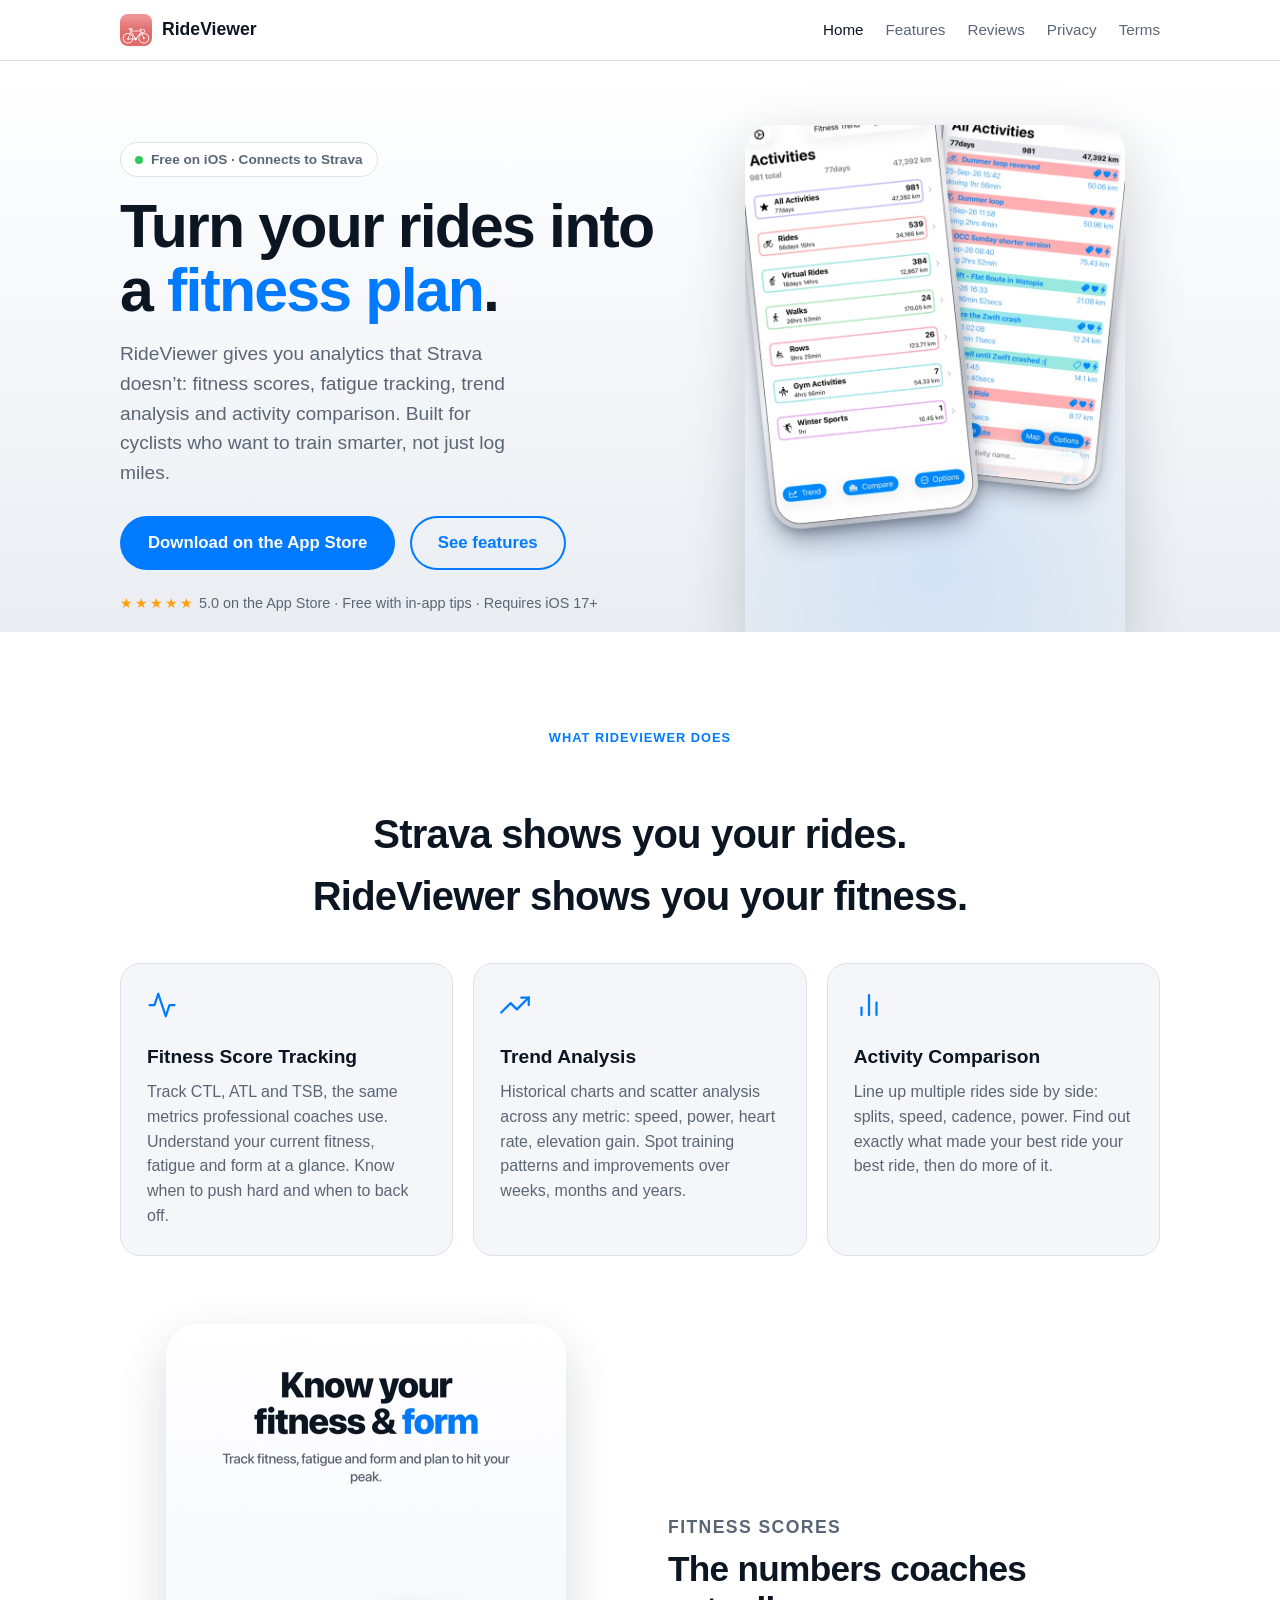
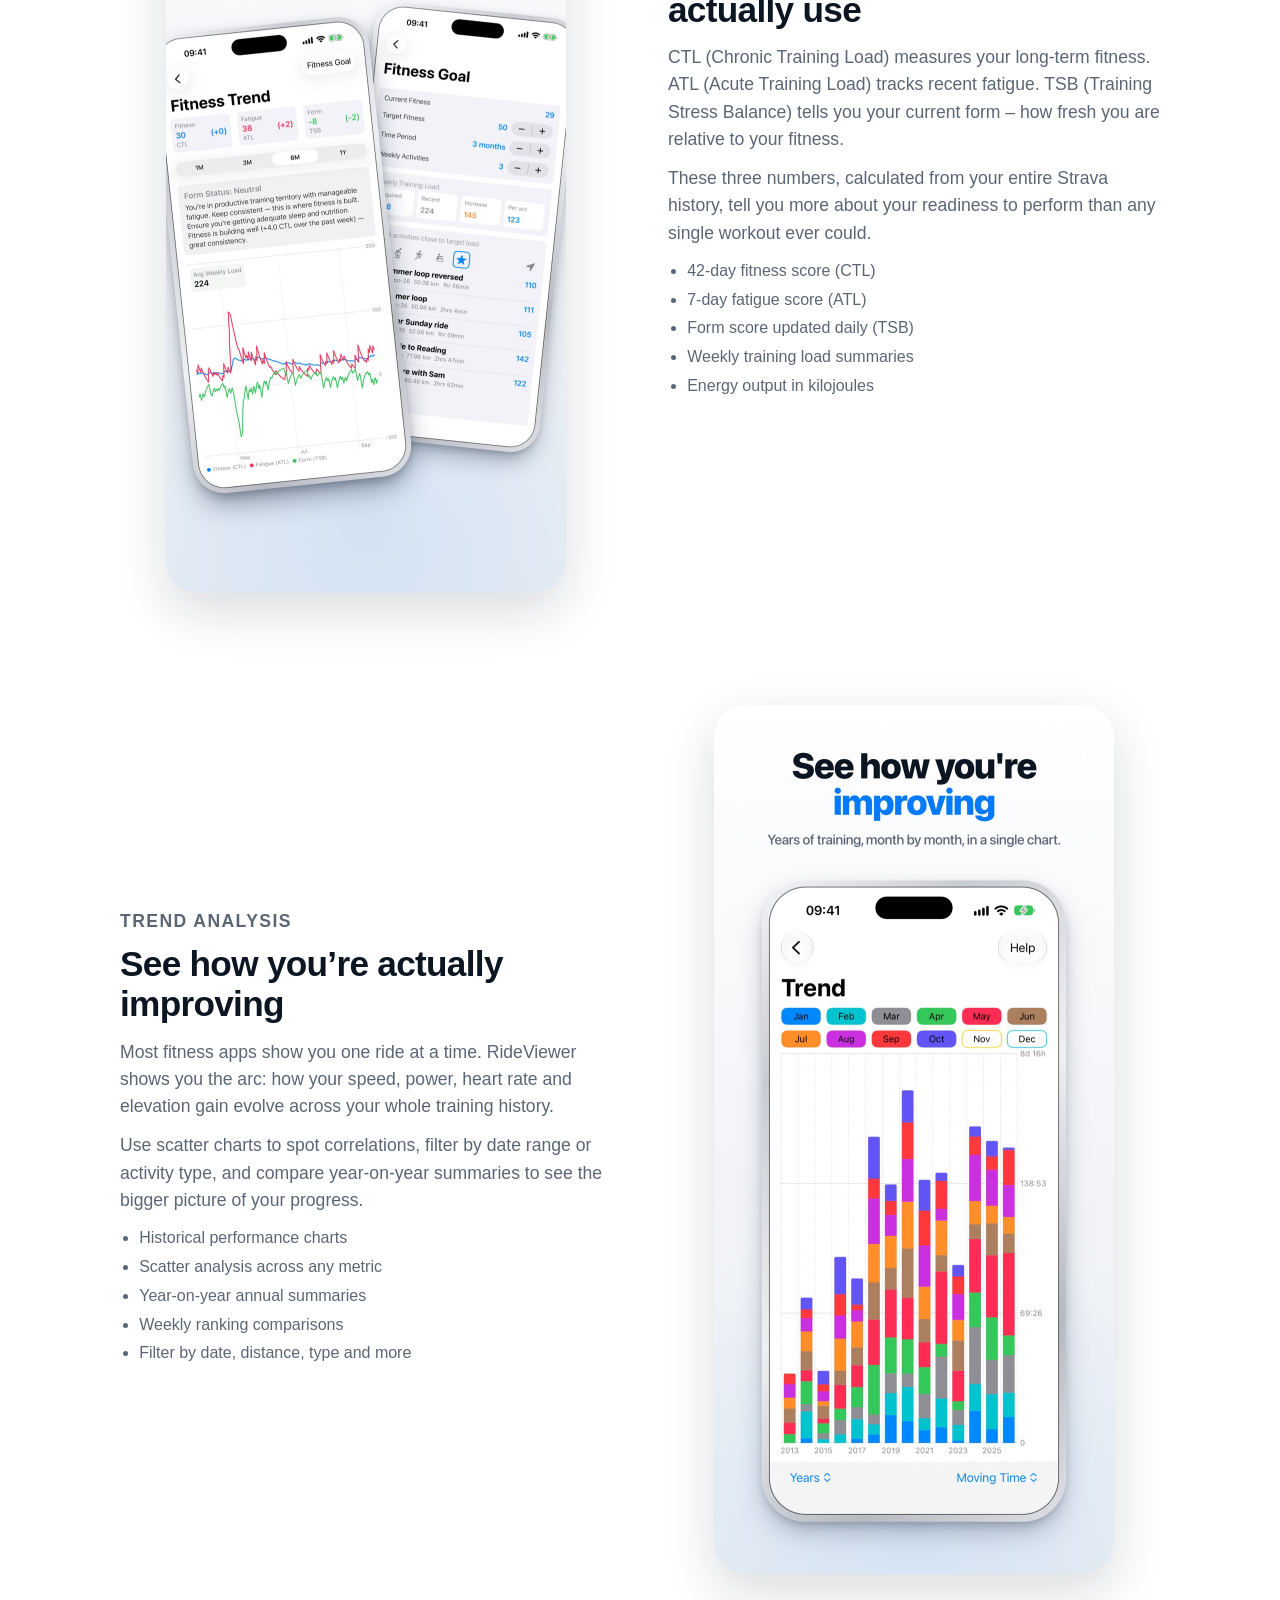
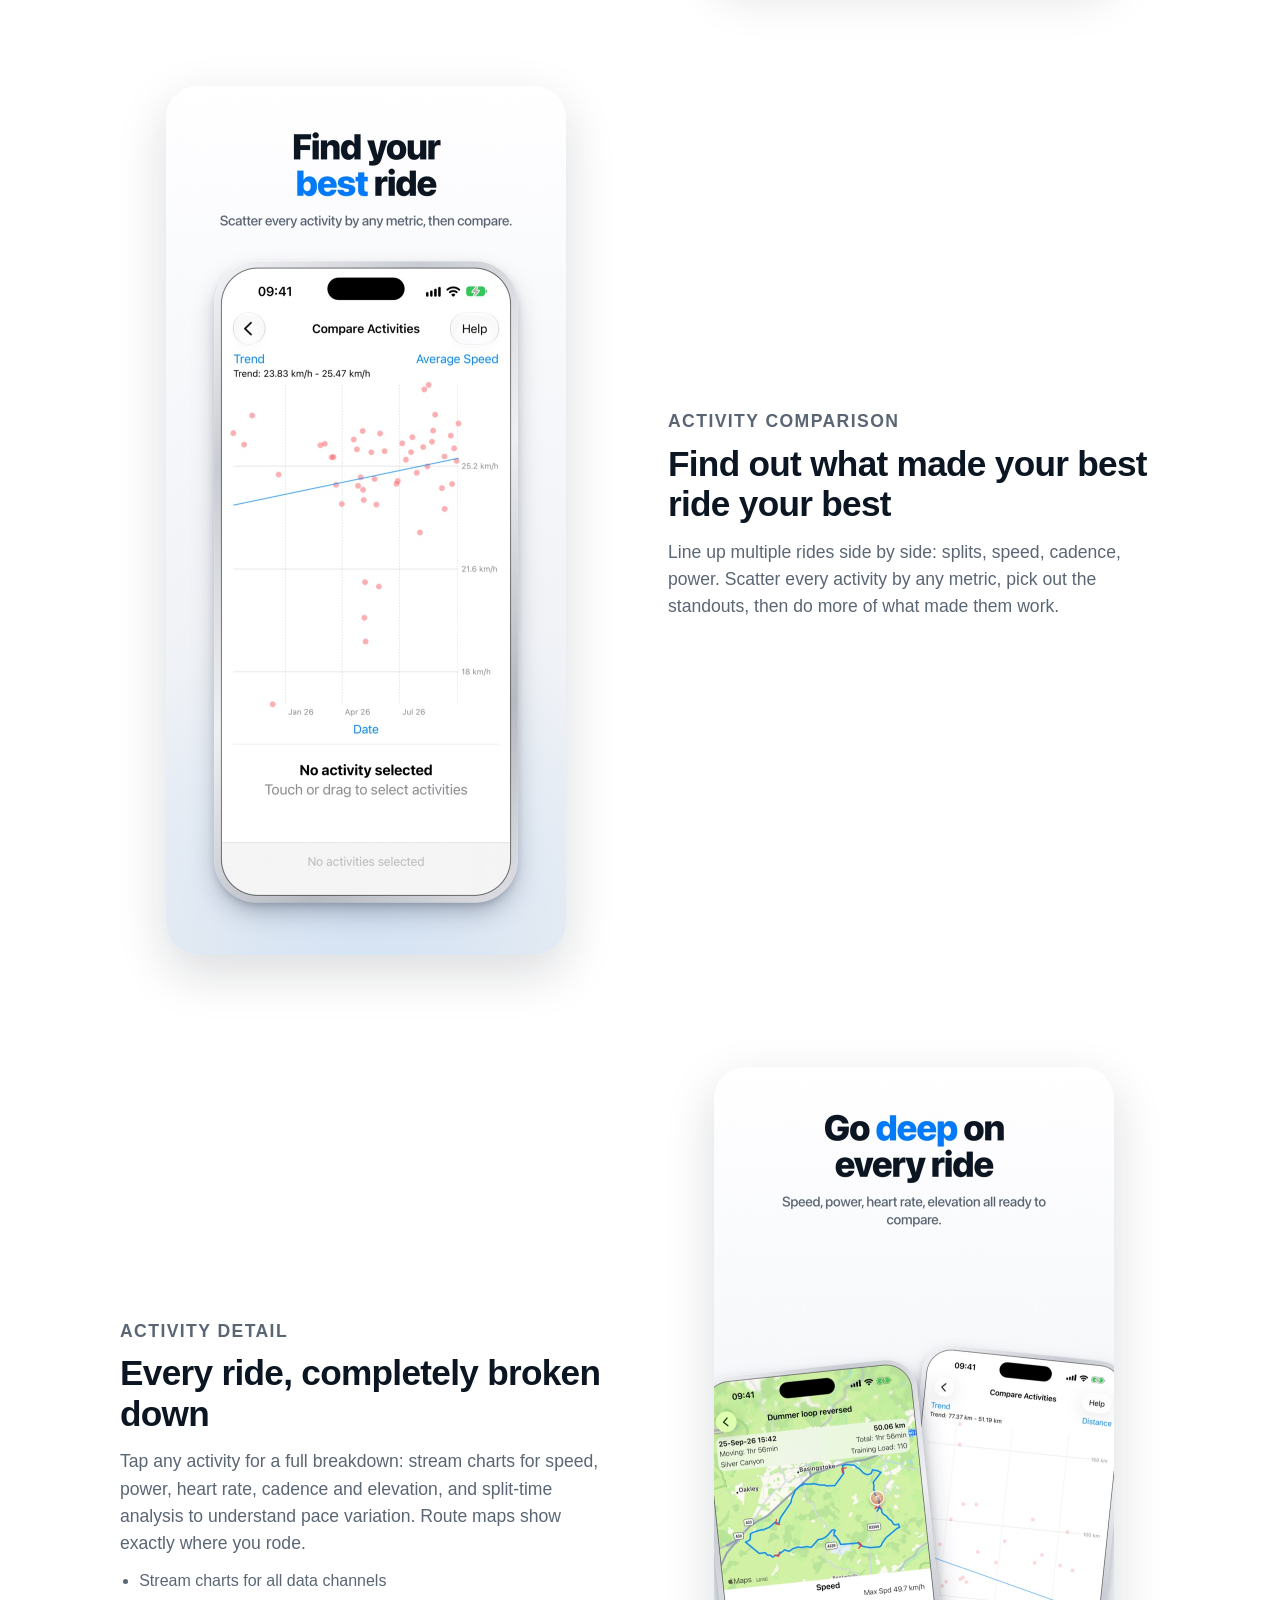
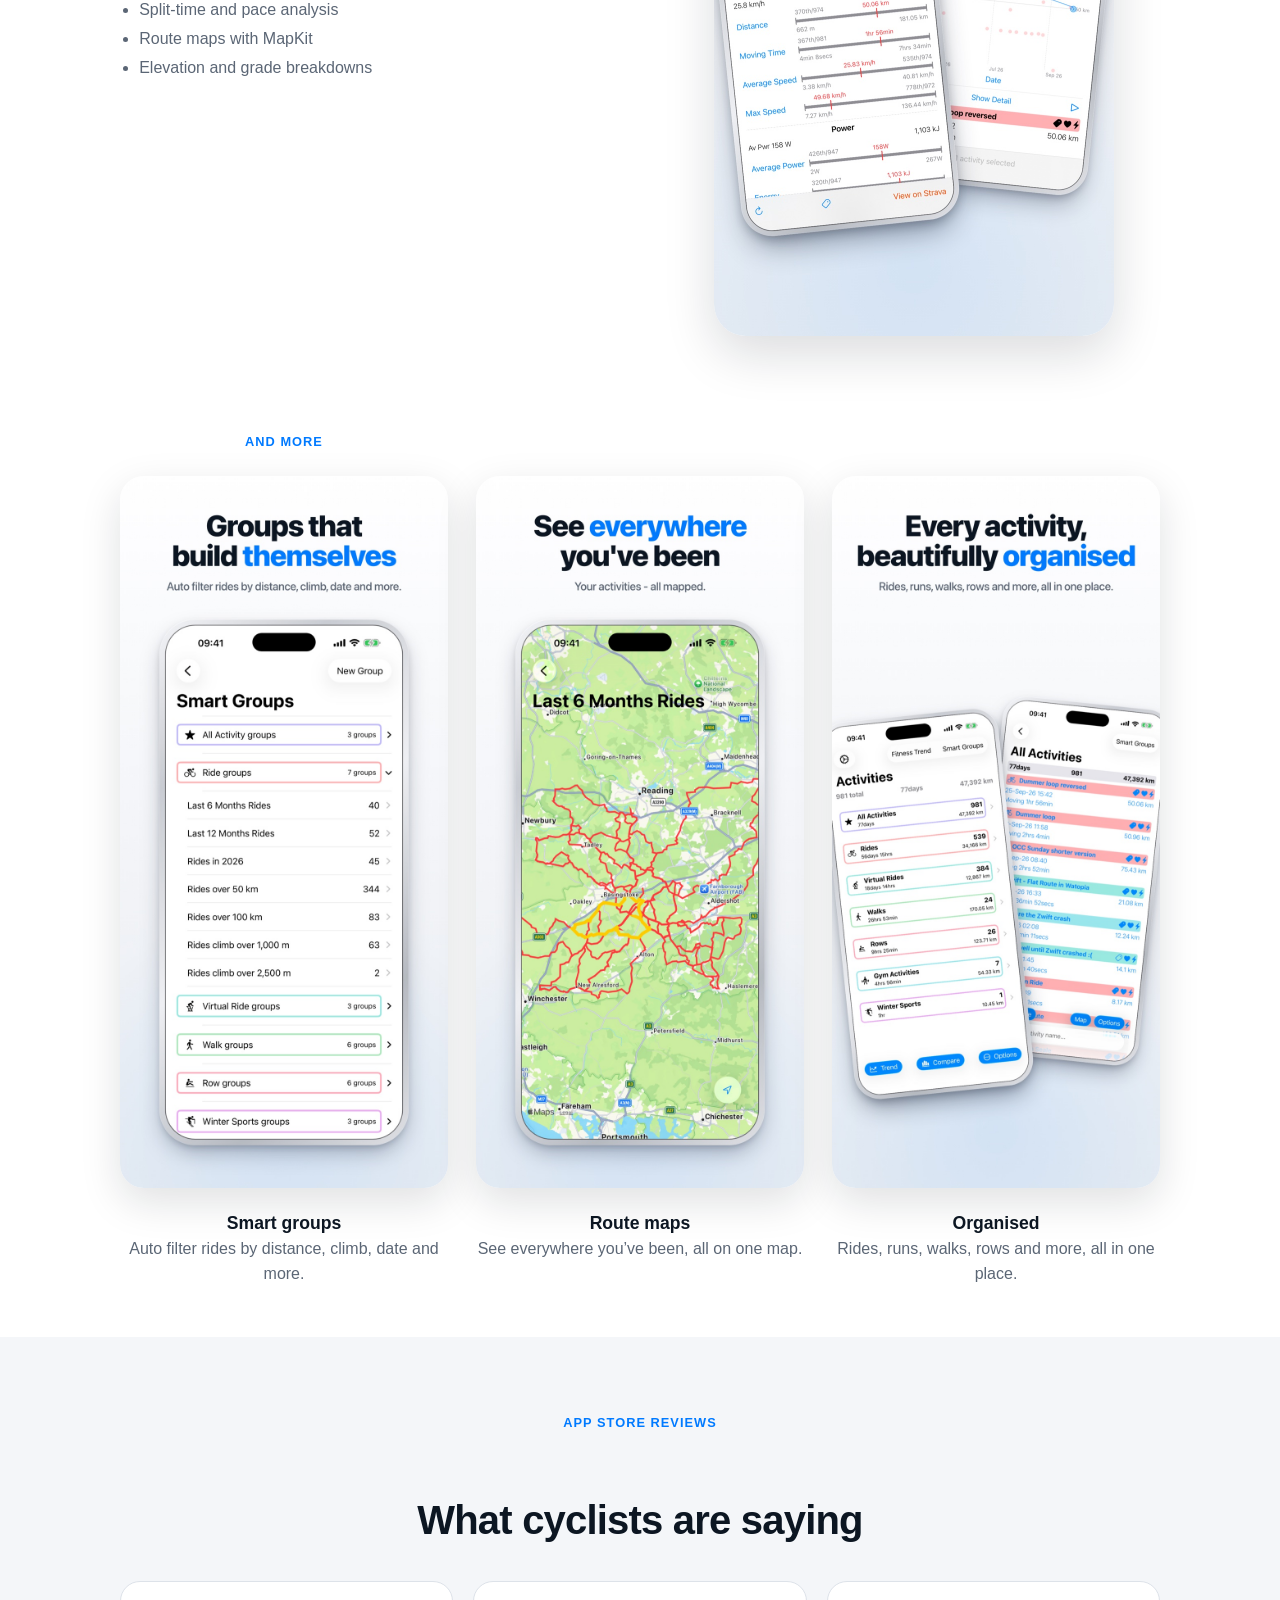
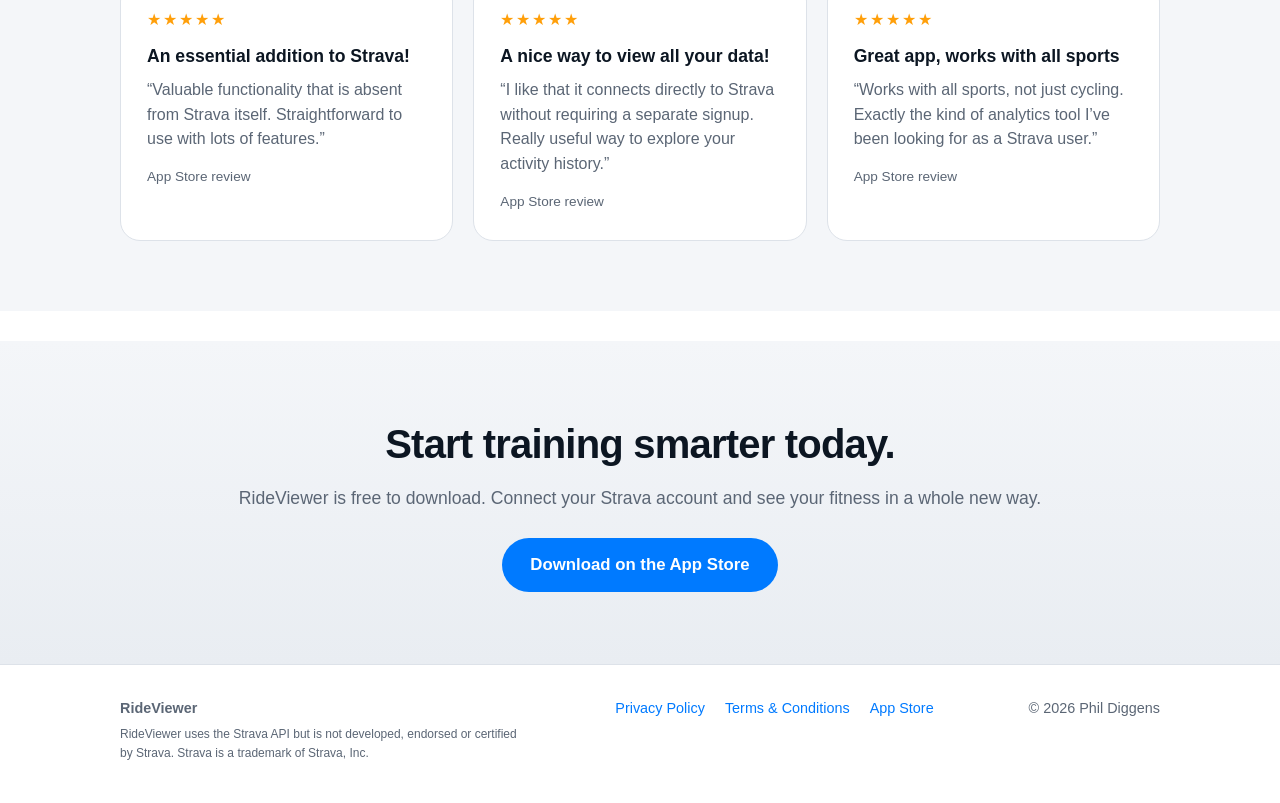
<file: index.html>
<!doctype html>
<html lang="en-GB">
<head>
<meta charset="utf-8">
<meta name="viewport" content="width=device-width,initial-scale=1">
<title>RideViewer – Fitness Analytics for Cyclists</title>
<meta name="description" content="Connect RideViewer to Strava and unlock deep fitness analytics: fitness, fatigue and form scores, trend analysis and activity comparison. Free on iOS.">
<link rel="icon" type="image/png" href="images/favicon.png">
<link rel="apple-touch-icon" href="images/apple-touch-icon.png">
<meta name="apple-itunes-app" content="app-id=1537417711">
<meta property="og:title" content="RideViewer – Fitness Analytics for Cyclists">
<meta property="og:description" content="Turn your Strava rides into a fitness plan with CTL, ATL and TSB tracking, trend analysis and activity comparison.">
<meta property="og:image" content="images/1-main-menu.jpg">
<link rel="stylesheet" href="style.css">
</head>
<body>
<header class="site"><div class="wrap">
  <a class="brand" href="index.html"><img src="images/icon.png" alt="" width="32" height="32">RideViewer</a>
  <nav aria-label="Main"><ul>
    <li><a href="index.html" aria-current="page">Home</a></li>
    <li><a href="index.html#features">Features</a></li>
    <li><a href="index.html#reviews">Reviews</a></li>
    <li><a href="privacy.html">Privacy</a></li>
    <li><a href="terms.html">Terms</a></li>
  </ul></nav>
</div></header>
<main>
<section class="hero"><div class="wrap">
  <div>
    <p class="badge"><span class="dot"></span>Free on iOS &middot; Connects to Strava</p>
    <h1>Turn your rides into a <span>fitness plan</span>.</h1>
    <p class="lead">RideViewer gives you analytics that Strava doesn&rsquo;t: fitness scores, fatigue tracking, trend analysis and activity comparison. Built for cyclists who want to train smarter, not just log miles.</p>
    <a class="btn" href="https://apps.apple.com/gb/app/rideviewer/id1537417711">Download on the App Store</a>
    <a class="btn ghost" href="#features">See features</a>
    <p class="meta"><span class="stars" aria-hidden="true">&#9733;&#9733;&#9733;&#9733;&#9733;</span> 5.0 on the App Store &middot; Free with in-app tips &middot; Requires iOS 17+</p>
  </div>
  <div class="shot"><img src="images/1-main-menu.jpg" alt="RideViewer activity list showing rides, virtual rides, walks and rows" width="800" height="1738"></div>
</div></section>

<section class="features" id="features"><div class="wrap">
  <p class="label">What RideViewer does</p>
  <h2 class="title">Strava shows you your rides.<br>RideViewer shows you your fitness.</h2>
  <div class="props">
    <div class="prop">
      <svg viewBox="0 0 24 24" fill="none" stroke="currentColor" stroke-width="1.8" stroke-linecap="round" stroke-linejoin="round" aria-hidden="true"><path d="M22 12h-4l-3 9L9 3l-3 9H2"/></svg>
      <h3>Fitness Score Tracking</h3>
      <p>Track CTL, ATL and TSB, the same metrics professional coaches use. Understand your current fitness, fatigue and form at a glance. Know when to push hard and when to back off.</p>
    </div>
    <div class="prop">
      <svg viewBox="0 0 24 24" fill="none" stroke="currentColor" stroke-width="1.8" stroke-linecap="round" stroke-linejoin="round" aria-hidden="true"><polyline points="23 6 13.5 15.5 8.5 10.5 1 18"/><polyline points="17 6 23 6 23 12"/></svg>
      <h3>Trend Analysis</h3>
      <p>Historical charts and scatter analysis across any metric: speed, power, heart rate, elevation gain. Spot training patterns and improvements over weeks, months and years.</p>
    </div>
    <div class="prop">
      <svg viewBox="0 0 24 24" fill="none" stroke="currentColor" stroke-width="1.8" stroke-linecap="round" stroke-linejoin="round" aria-hidden="true"><line x1="18" y1="20" x2="18" y2="10"/><line x1="12" y1="20" x2="12" y2="4"/><line x1="6" y1="20" x2="6" y2="14"/></svg>
      <h3>Activity Comparison</h3>
      <p>Line up multiple rides side by side: splits, speed, cadence, power. Find out exactly what made your best ride your best ride, then do more of it.</p>
    </div>
  </div>

  <div class="feature"><div class="copy">
    <p class="label">Fitness Scores</p>
    <h3>The numbers coaches actually use</h3>
    <p>CTL (Chronic Training Load) measures your long-term fitness. ATL (Acute Training Load) tracks recent fatigue. TSB (Training Stress Balance) tells you your current form &ndash; how fresh you are relative to your fitness.</p>
    <p>These three numbers, calculated from your entire Strava history, tell you more about your readiness to perform than any single workout ever could.</p>
    <ul>
      <li>42-day fitness score (CTL)</li>
      <li>7-day fatigue score (ATL)</li>
      <li>Form score updated daily (TSB)</li>
      <li>Weekly training load summaries</li>
      <li>Energy output in kilojoules</li>
    </ul>
  </div><img src="images/5-fitness-trend.jpg" alt="Fitness, fatigue and form trend chart" loading="lazy" width="800" height="1738"></div>

  <div class="feature"><div class="copy">
    <p class="label">Trend Analysis</p>
    <h3>See how you&rsquo;re actually improving</h3>
    <p>Most fitness apps show you one ride at a time. RideViewer shows you the arc: how your speed, power, heart rate and elevation gain evolve across your whole training history.</p>
    <p>Use scatter charts to spot correlations, filter by date range or activity type, and compare year-on-year summaries to see the bigger picture of your progress.</p>
    <ul>
      <li>Historical performance charts</li>
      <li>Scatter analysis across any metric</li>
      <li>Year-on-year annual summaries</li>
      <li>Weekly ranking comparisons</li>
      <li>Filter by date, distance, type and more</li>
    </ul>
  </div><img src="images/6-trend.jpg" alt="Yearly trend chart of moving time, split by month" loading="lazy" width="800" height="1738"></div>

  <div class="feature"><div class="copy">
    <p class="label">Activity Comparison</p>
    <h3>Find out what made your best ride your best</h3>
    <p>Line up multiple rides side by side: splits, speed, cadence, power. Scatter every activity by any metric, pick out the standouts, then do more of what made them work.</p>
  </div><img src="images/7-compare.jpg" alt="Scatter chart of average speed over time with trend line" loading="lazy" width="800" height="1738"></div>

  <div class="feature"><div class="copy">
    <p class="label">Activity Detail</p>
    <h3>Every ride, completely broken down</h3>
    <p>Tap any activity for a full breakdown: stream charts for speed, power, heart rate, cadence and elevation, and split-time analysis to understand pace variation. Route maps show exactly where you rode.</p>
    <ul>
      <li>Stream charts for all data channels</li>
      <li>Split-time and pace analysis</li>
      <li>Route maps with MapKit</li>
      <li>Elevation and grade breakdowns</li>
    </ul>
  </div><img src="images/2-activity-detail.jpg" alt="Activity detail with splits and stream charts" loading="lazy" width="800" height="1738"></div>

  <p class="label more">And more</p>
  <div class="more">
    <figure><img src="images/3-smart-groups.jpg" alt="Smart filter groups" loading="lazy" width="800" height="1738"><figcaption><strong>Smart groups</strong>Auto filter rides by distance, climb, date and more.</figcaption></figure>
    <figure><img src="images/4-map.jpg" alt="Map of six months of rides" loading="lazy" width="800" height="1738"><figcaption><strong>Route maps</strong>See everywhere you&rsquo;ve been, all on one map.</figcaption></figure>
    <figure><img src="images/1-main-menu.jpg" alt="Main menu with activity types and totals" loading="lazy" width="800" height="1738"><figcaption><strong>Organised</strong>Rides, runs, walks, rows and more, all in one place.</figcaption></figure>
  </div>
</div></section>

<section class="reviews" id="reviews"><div class="wrap">
  <p class="label">App Store Reviews</p>
  <h2 class="title">What cyclists are saying</h2>
  <div class="review-grid">
    <blockquote><div class="stars" aria-label="5 stars">&#9733;&#9733;&#9733;&#9733;&#9733;</div><h3>An essential addition to Strava!</h3><p>&ldquo;Valuable functionality that is absent from Strava itself. Straightforward to use with lots of features.&rdquo;</p><cite>App Store review</cite></blockquote>
    <blockquote><div class="stars" aria-label="5 stars">&#9733;&#9733;&#9733;&#9733;&#9733;</div><h3>A nice way to view all your data!</h3><p>&ldquo;I like that it connects directly to Strava without requiring a separate signup. Really useful way to explore your activity history.&rdquo;</p><cite>App Store review</cite></blockquote>
    <blockquote><div class="stars" aria-label="5 stars">&#9733;&#9733;&#9733;&#9733;&#9733;</div><h3>Great app, works with all sports</h3><p>&ldquo;Works with all sports, not just cycling. Exactly the kind of analytics tool I&rsquo;ve been looking for as a Strava user.&rdquo;</p><cite>App Store review</cite></blockquote>
  </div>
</div></section>

<section class="cta"><div class="wrap">
  <h2>Start training smarter today.</h2>
  <p>RideViewer is free to download. Connect your Strava account and see your fitness in a whole new way.</p>
  <a class="btn" href="https://apps.apple.com/gb/app/rideviewer/id1537417711">Download on the App Store</a>
</div></section>
</main>
<footer class="site"><div class="wrap">
  <div><strong>RideViewer</strong><small>RideViewer uses the Strava API but is not developed, endorsed or certified by Strava. Strava is a trademark of Strava, Inc.</small></div>
  <ul><li><a href="privacy.html">Privacy Policy</a></li><li><a href="terms.html">Terms &amp; Conditions</a></li><li><a href="https://apps.apple.com/gb/app/rideviewer/id1537417711">App Store</a></li></ul>
  <div>&copy; <span id="y">2026</span> Phil Diggens</div>
</div></footer>
<script>document.getElementById("y").textContent=new Date().getFullYear()</script>
</body></html>
</file>
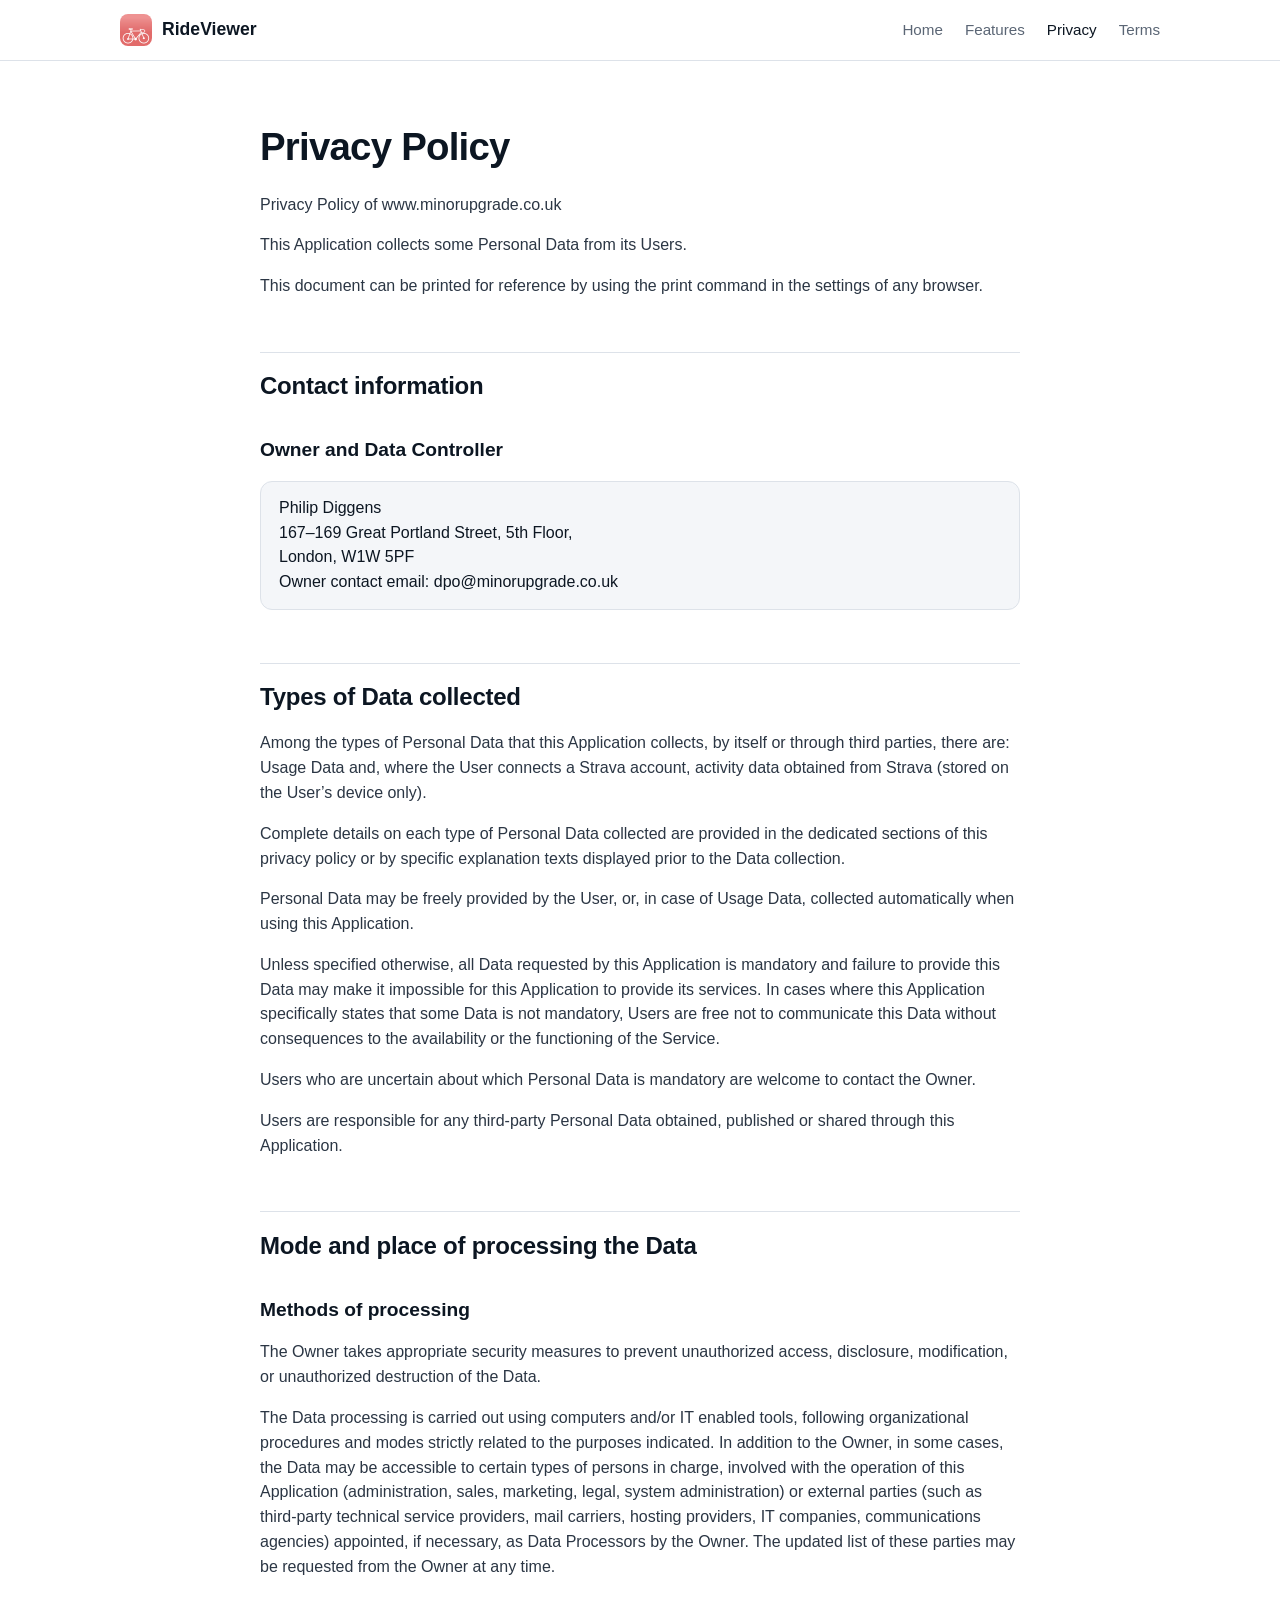
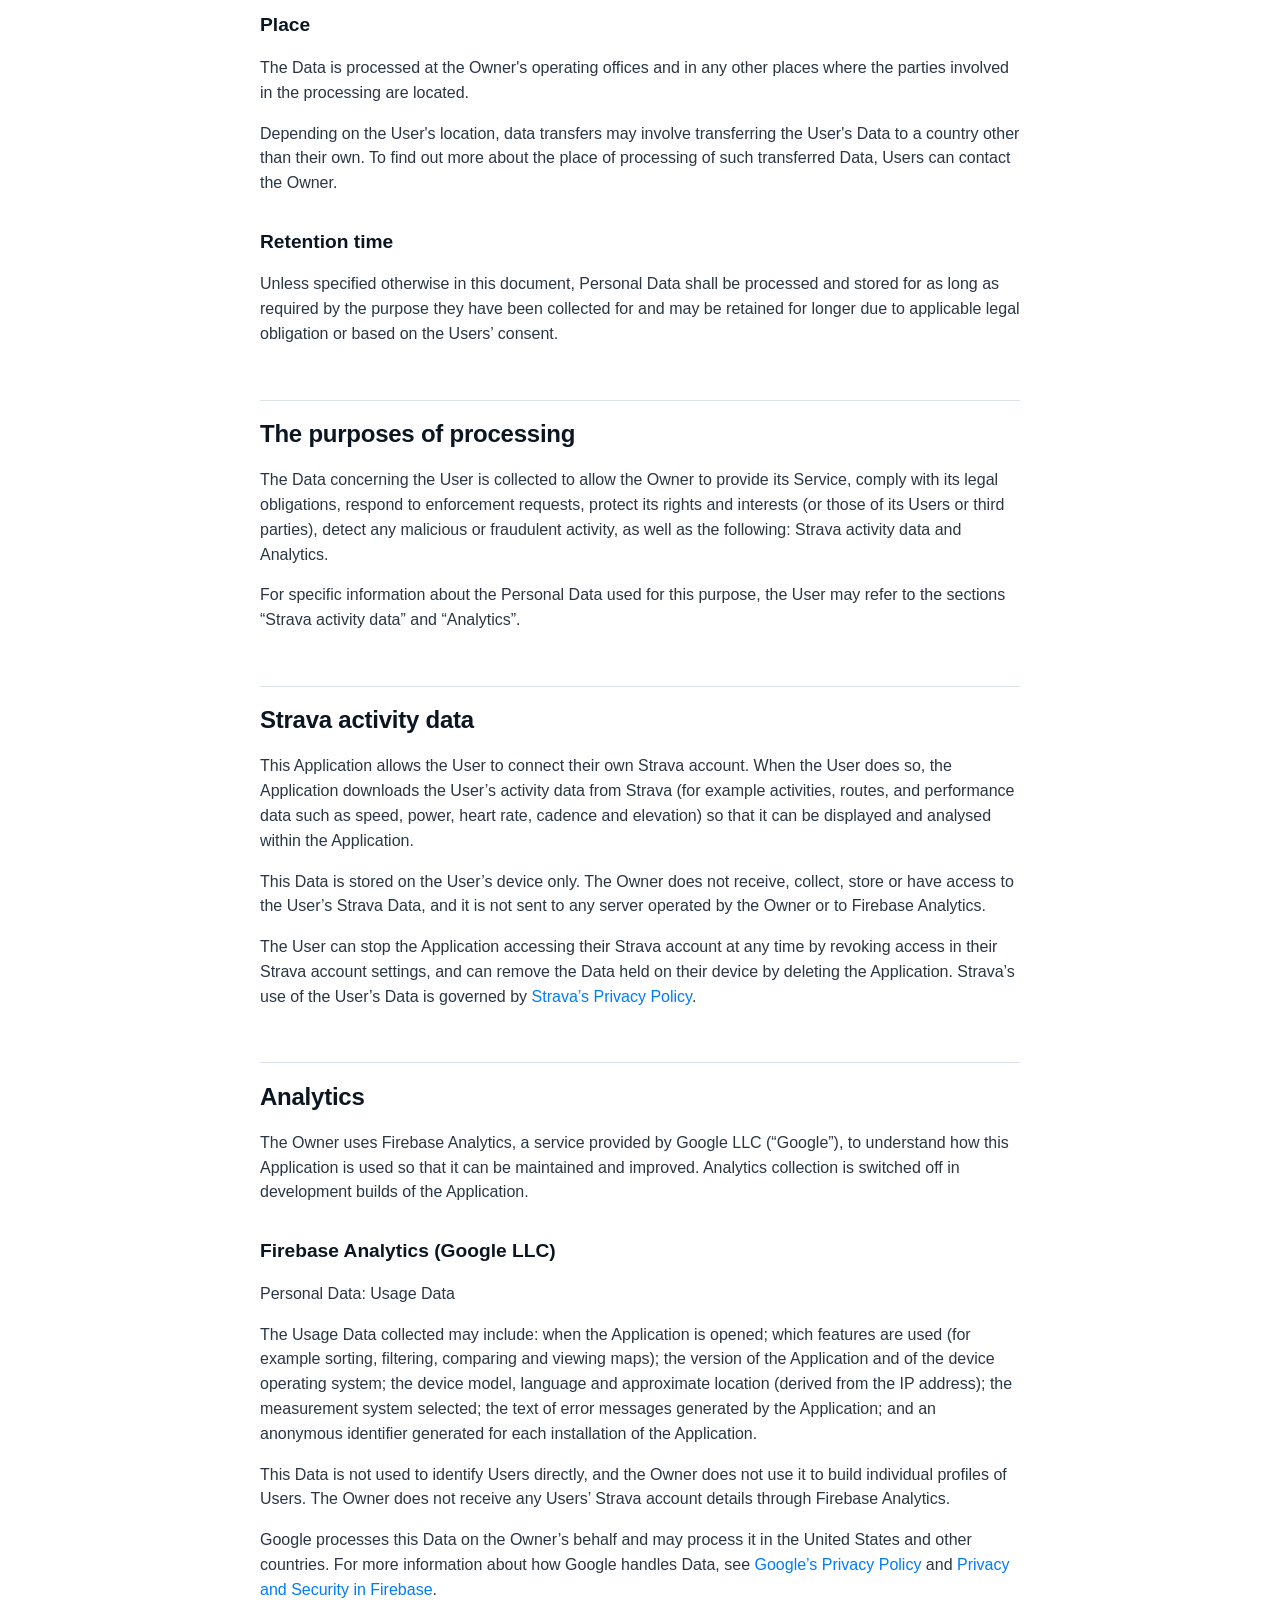
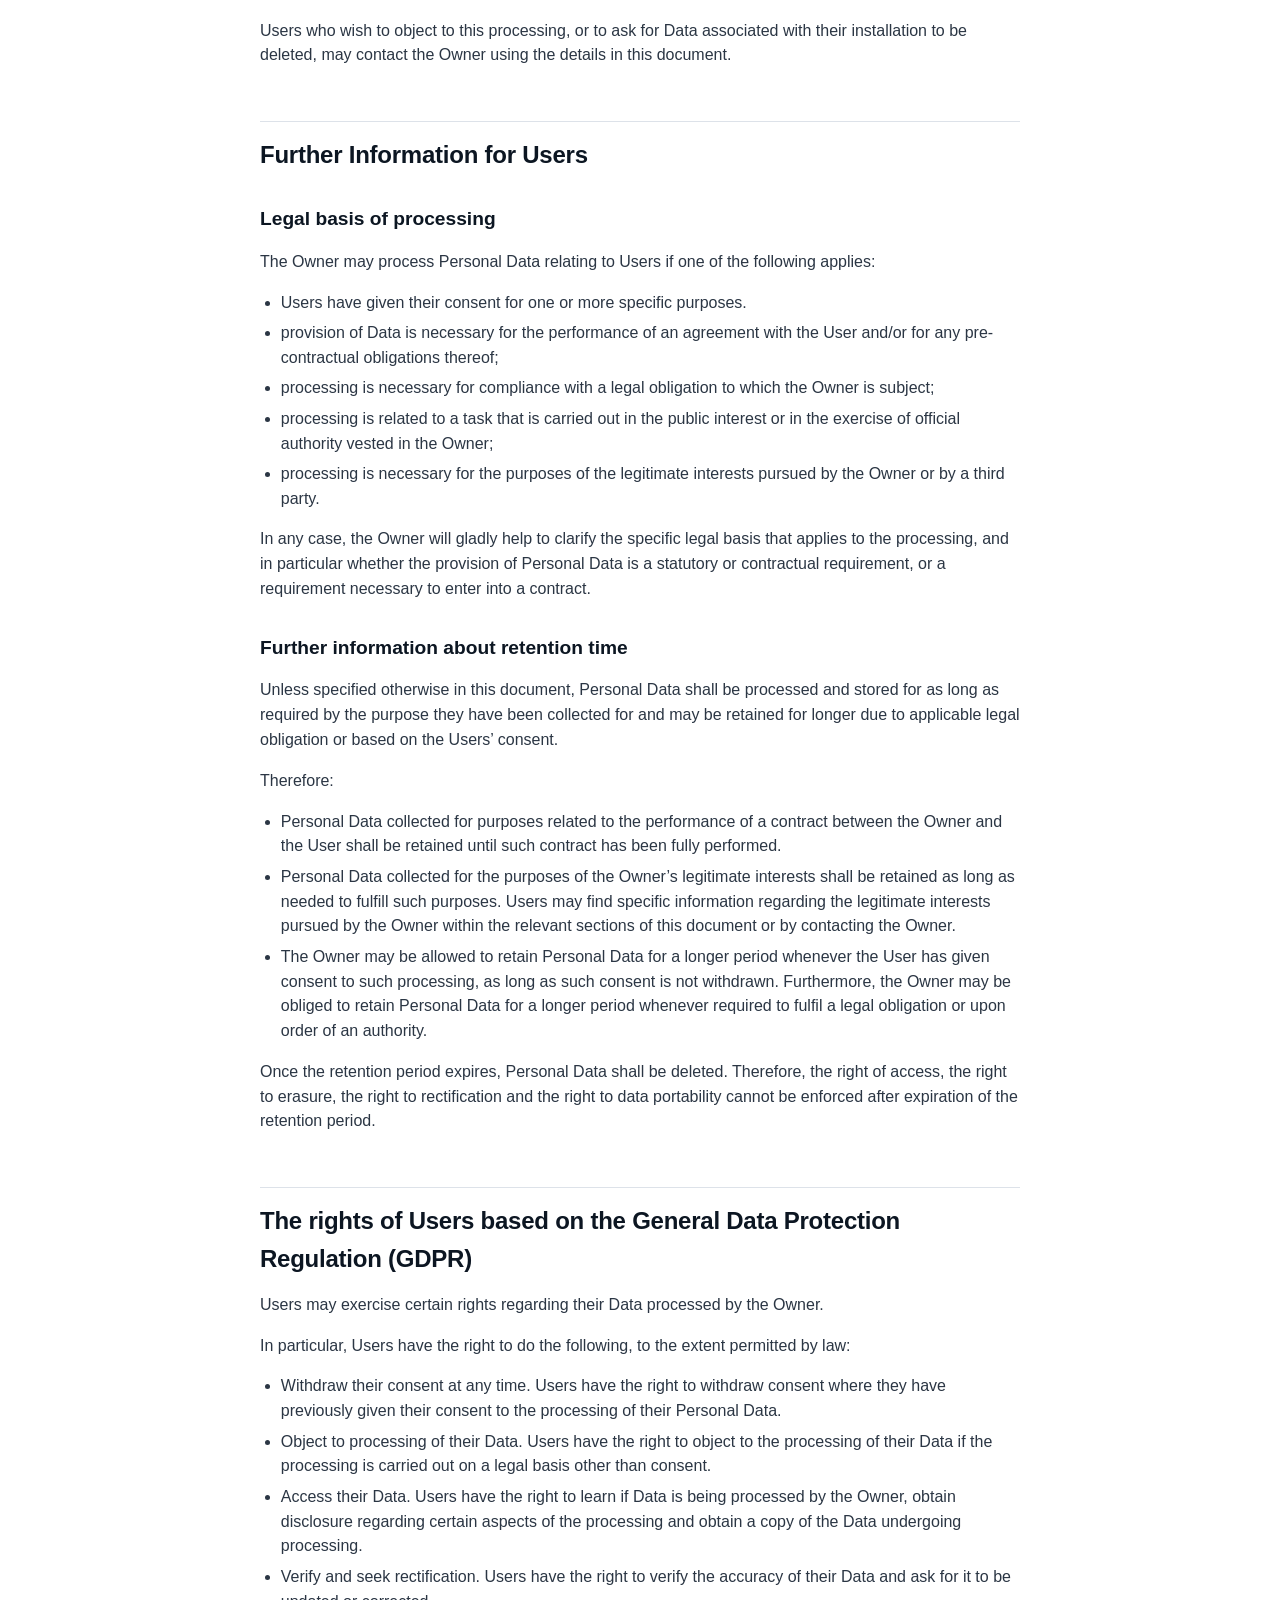
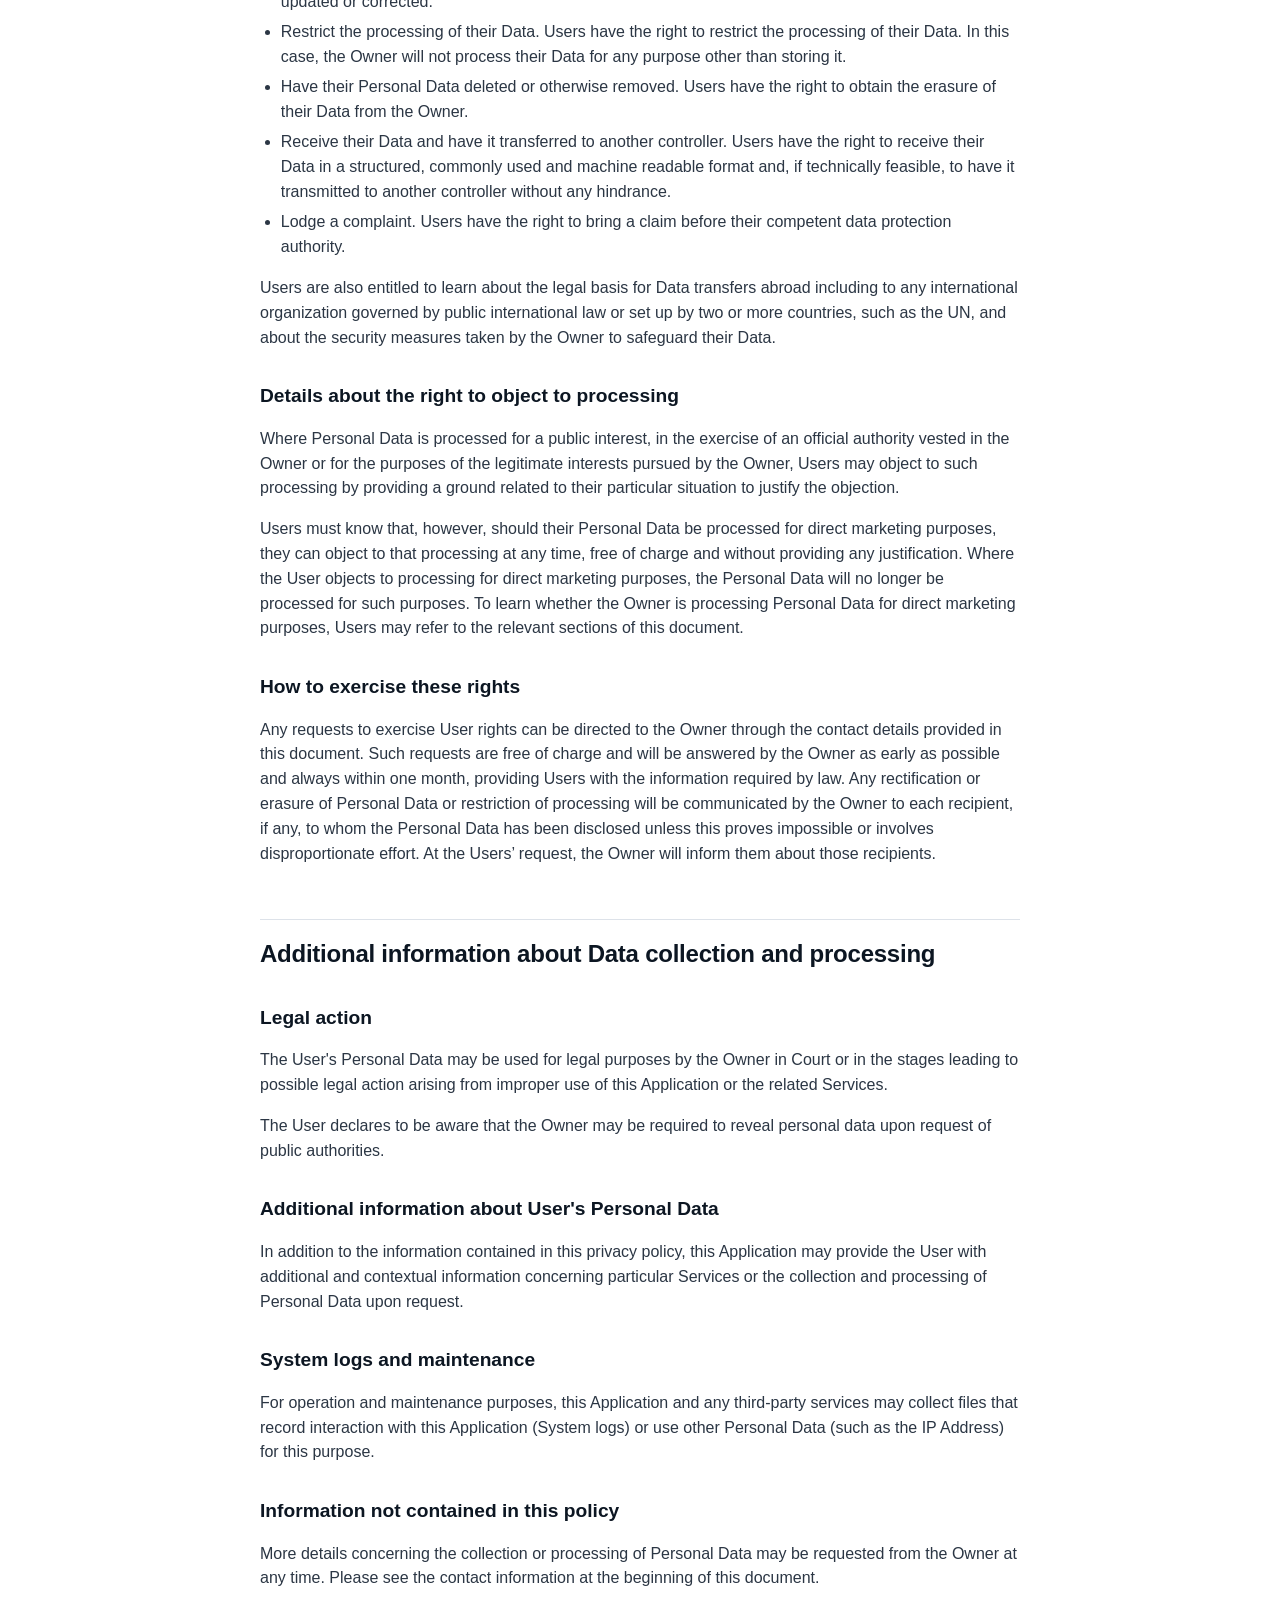
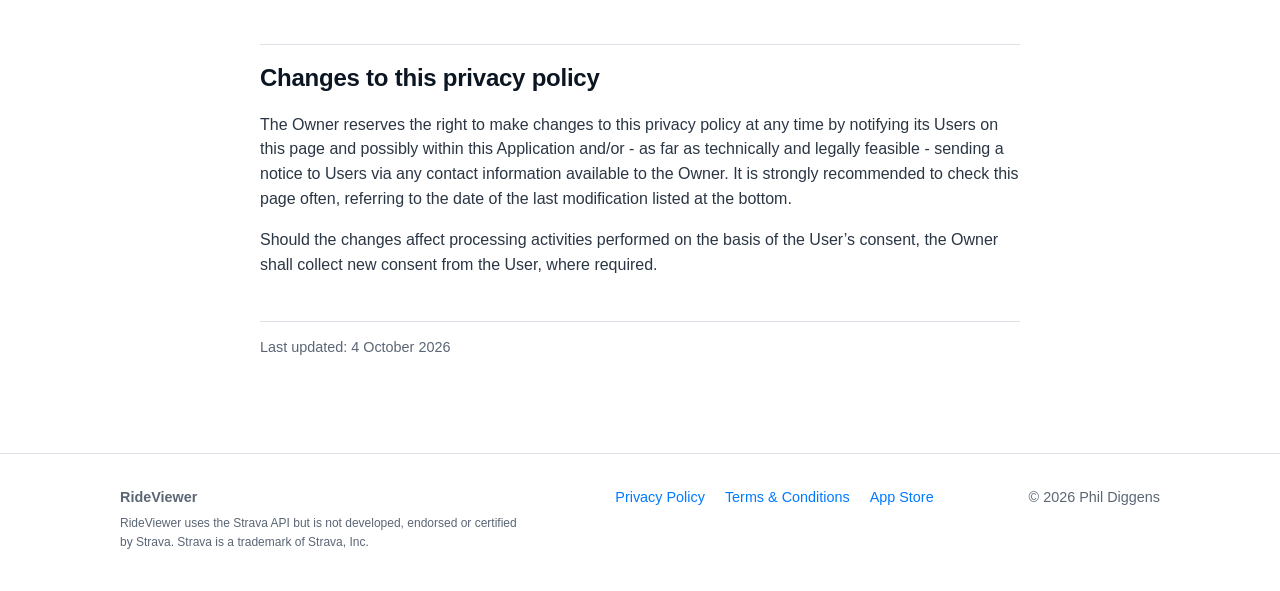
<file: privacy.html>
<!doctype html>
<html lang="en-GB">
<head>
<meta charset="utf-8">
<meta name="viewport" content="width=device-width,initial-scale=1">
<title>Privacy Policy – RideViewer</title>
<meta name="description" content="RideViewer privacy policy.">
<link rel="icon" type="image/png" href="images/favicon.png">
<link rel="apple-touch-icon" href="images/apple-touch-icon.png">
<meta name="apple-itunes-app" content="app-id=1537417711">
<meta property="og:title" content="RideViewer – Analyse your Strava activities">
<meta property="og:description" content="RideViewer privacy policy.">
<meta property="og:image" content="images/1-main-menu.jpg">
<link rel="stylesheet" href="style.css">
</head>
<body>
<header class="site"><div class="wrap">
  <a class="brand" href="index.html"><img src="images/icon.png" alt="" width="32" height="32">RideViewer</a>
  <nav aria-label="Main"><ul>
    <li><a href="index.html">Home</a></li>
    <li><a href="index.html#features">Features</a></li>
    <li><a href="privacy.html" aria-current="page">Privacy</a></li>
    <li><a href="terms.html">Terms</a></li>
  </ul></nav>
</div></header>
<main class="wrap page legal">
<h1>Privacy Policy</h1>
<p>Privacy Policy of www.minorupgrade.co.uk</p>
<p>This Application collects some Personal Data from its Users.</p>
<p>This document can be printed for reference by using the print command in the settings of any browser.</p>
<h2>Contact information</h2>
<h3>Owner and Data Controller</h3>
<address>
Philip Diggens<br>
167–169 Great Portland Street, 5th Floor,<br>
London, W1W 5PF<br>
Owner contact email: dpo@minorupgrade.co.uk
</address>
<h2>Types of Data collected</h2>
<p>Among the types of Personal Data that this Application collects, by itself or through third parties, there are: Usage Data and, where the User connects a Strava account, activity data obtained from Strava (stored on the User’s device only).</p>
<p>Complete details on each type of Personal Data collected are provided in the dedicated sections of this privacy policy or by specific explanation texts displayed prior to the Data collection.</p>
<p>Personal Data may be freely provided by the User, or, in case of Usage Data, collected automatically when using this Application.</p>
<p>Unless specified otherwise, all Data requested by this Application is mandatory and failure to provide this Data may make it impossible for this Application to provide its services. In cases where this Application specifically states that some Data is not mandatory, Users are free not to communicate this Data without consequences to the availability or the functioning of the Service.</p>
<p>Users who are uncertain about which Personal Data is mandatory are welcome to contact the Owner.</p>
<p>Users are responsible for any third-party Personal Data obtained, published or shared through this Application.</p>
<h2>Mode and place of processing the Data</h2>
<h3>Methods of processing</h3>
<p>The Owner takes appropriate security measures to prevent unauthorized access, disclosure, modification, or unauthorized destruction of the Data.</p>
<p>The Data processing is carried out using computers and/or IT enabled tools, following organizational procedures and modes strictly related to the purposes indicated. In addition to the Owner, in some cases, the Data may be accessible to certain types of persons in charge, involved with the operation of this Application (administration, sales, marketing, legal, system administration) or external parties (such as third-party technical service providers, mail carriers, hosting providers, IT companies, communications agencies) appointed, if necessary, as Data Processors by the Owner. The updated list of these parties may be requested from the Owner at any time.</p>
<h3>Place</h3>
<p>The Data is processed at the Owner's operating offices and in any other places where the parties involved in the processing are located.</p>
<p>Depending on the User's location, data transfers may involve transferring the User's Data to a country other than their own. To find out more about the place of processing of such transferred Data, Users can contact the Owner.</p>
<h3>Retention time</h3>
<p>Unless specified otherwise in this document, Personal Data shall be processed and stored for as long as required by the purpose they have been collected for and may be retained for longer due to applicable legal obligation or based on the Users’ consent.</p>
<h2>The purposes of processing</h2>
<p>The Data concerning the User is collected to allow the Owner to provide its Service, comply with its legal obligations, respond to enforcement requests, protect its rights and interests (or those of its Users or third parties), detect any malicious or fraudulent activity, as well as the following: Strava activity data and Analytics.</p>
<p>For specific information about the Personal Data used for this purpose, the User may refer to the sections “Strava activity data” and “Analytics”.</p>
<h2>Strava activity data</h2>
<p>This Application allows the User to connect their own Strava account. When the User does so, the Application downloads the User’s activity data from Strava (for example activities, routes, and performance data such as speed, power, heart rate, cadence and elevation) so that it can be displayed and analysed within the Application.</p>
<p>This Data is stored on the User’s device only. The Owner does not receive, collect, store or have access to the User’s Strava Data, and it is not sent to any server operated by the Owner or to Firebase Analytics.</p>
<p>The User can stop the Application accessing their Strava account at any time by revoking access in their Strava account settings, and can remove the Data held on their device by deleting the Application. Strava’s use of the User’s Data is governed by <a href="https://www.strava.com/legal/privacy">Strava’s Privacy Policy</a>.</p>
<h2>Analytics</h2>
<p>The Owner uses Firebase Analytics, a service provided by Google LLC (“Google”), to understand how this Application is used so that it can be maintained and improved. Analytics collection is switched off in development builds of the Application.</p>
<h3>Firebase Analytics (Google LLC)</h3>
<p>Personal Data: Usage Data</p>
<p>The Usage Data collected may include: when the Application is opened; which features are used (for example sorting, filtering, comparing and viewing maps); the version of the Application and of the device operating system; the device model, language and approximate location (derived from the IP address); the measurement system selected; the text of error messages generated by the Application; and an anonymous identifier generated for each installation of the Application.</p>
<p>This Data is not used to identify Users directly, and the Owner does not use it to build individual profiles of Users. The Owner does not receive any Users’ Strava account details through Firebase Analytics.</p>
<p>Google processes this Data on the Owner’s behalf and may process it in the United States and other countries. For more information about how Google handles Data, see <a href="https://policies.google.com/privacy">Google’s Privacy Policy</a> and <a href="https://firebase.google.com/support/privacy">Privacy and Security in Firebase</a>.</p>
<p>Users who wish to object to this processing, or to ask for Data associated with their installation to be deleted, may contact the Owner using the details in this document.</p>
<h2>Further Information for Users</h2>
<h3>Legal basis of processing</h3>
<p>The Owner may process Personal Data relating to Users if one of the following applies:</p>
<ul>
<li>Users have given their consent for one or more specific purposes.</li>
<li>provision of Data is necessary for the performance of an agreement with the User and/or for any pre-contractual obligations thereof;</li>
<li>processing is necessary for compliance with a legal obligation to which the Owner is subject;</li>
<li>processing is related to a task that is carried out in the public interest or in the exercise of official authority vested in the Owner;</li>
<li>processing is necessary for the purposes of the legitimate interests pursued by the Owner or by a third party.</li>
</ul>
<p>In any case, the Owner will gladly help to clarify the specific legal basis that applies to the processing, and in particular whether the provision of Personal Data is a statutory or contractual requirement, or a requirement necessary to enter into a contract.</p>
<h3>Further information about retention time</h3>
<p>Unless specified otherwise in this document, Personal Data shall be processed and stored for as long as required by the purpose they have been collected for and may be retained for longer due to applicable legal obligation or based on the Users’ consent.</p>
<p>Therefore:</p>
<ul>
<li>Personal Data collected for purposes related to the performance of a contract between the Owner and the User shall be retained until such contract has been fully performed.</li>
<li>Personal Data collected for the purposes of the Owner’s legitimate interests shall be retained as long as needed to fulfill such purposes. Users may find specific information regarding the legitimate interests pursued by the Owner within the relevant sections of this document or by contacting the Owner.</li>
<li>The Owner may be allowed to retain Personal Data for a longer period whenever the User has given consent to such processing, as long as such consent is not withdrawn. Furthermore, the Owner may be obliged to retain Personal Data for a longer period whenever required to fulfil a legal obligation or upon order of an authority.</li>
</ul>
<p>Once the retention period expires, Personal Data shall be deleted. Therefore, the right of access, the right to erasure, the right to rectification and the right to data portability cannot be enforced after expiration of the retention period.</p>
<h2>The rights of Users based on the General Data Protection Regulation (GDPR)</h2>
<p>Users may exercise certain rights regarding their Data processed by the Owner.</p>
<p>In particular, Users have the right to do the following, to the extent permitted by law:</p>
<ul>
<li>Withdraw their consent at any time. Users have the right to withdraw consent where they have previously given their consent to the processing of their Personal Data.</li>
<li>Object to processing of their Data. Users have the right to object to the processing of their Data if the processing is carried out on a legal basis other than consent.</li>
<li>Access their Data. Users have the right to learn if Data is being processed by the Owner, obtain disclosure regarding certain aspects of the processing and obtain a copy of the Data undergoing processing.</li>
<li>Verify and seek rectification. Users have the right to verify the accuracy of their Data and ask for it to be updated or corrected.</li>
<li>Restrict the processing of their Data. Users have the right to restrict the processing of their Data. In this case, the Owner will not process their Data for any purpose other than storing it.</li>
<li>Have their Personal Data deleted or otherwise removed. Users have the right to obtain the erasure of their Data from the Owner.</li>
<li>Receive their Data and have it transferred to another controller. Users have the right to receive their Data in a structured, commonly used and machine readable format and, if technically feasible, to have it transmitted to another controller without any hindrance.</li>
<li>Lodge a complaint. Users have the right to bring a claim before their competent data protection authority.</li>
</ul>
<p>Users are also entitled to learn about the legal basis for Data transfers abroad including to any international organization governed by public international law or set up by two or more countries, such as the UN, and about the security measures taken by the Owner to safeguard their Data.</p>
<h3>Details about the right to object to processing</h3>
<p>Where Personal Data is processed for a public interest, in the exercise of an official authority vested in the Owner or for the purposes of the legitimate interests pursued by the Owner, Users may object to such processing by providing a ground related to their particular situation to justify the objection.</p>
<p>Users must know that, however, should their Personal Data be processed for direct marketing purposes, they can object to that processing at any time, free of charge and without providing any justification. Where the User objects to processing for direct marketing purposes, the Personal Data will no longer be processed for such purposes. To learn whether the Owner is processing Personal Data for direct marketing purposes, Users may refer to the relevant sections of this document.</p>
<h3>How to exercise these rights</h3>
<p>Any requests to exercise User rights can be directed to the Owner through the contact details provided in this document. Such requests are free of charge and will be answered by the Owner as early as possible and always within one month, providing Users with the information required by law. Any rectification or erasure of Personal Data or restriction of processing will be communicated by the Owner to each recipient, if any, to whom the Personal Data has been disclosed unless this proves impossible or involves disproportionate effort. At the Users’ request, the Owner will inform them about those recipients.</p>
<h2>Additional information about Data collection and processing</h2>
<h3>Legal action</h3>
<p>The User's Personal Data may be used for legal purposes by the Owner in Court or in the stages leading to possible legal action arising from improper use of this Application or the related Services.</p>
<p>The User declares to be aware that the Owner may be required to reveal personal data upon request of public authorities.</p>
<h3>Additional information about User's Personal Data</h3>
<p>In addition to the information contained in this privacy policy, this Application may provide the User with additional and contextual information concerning particular Services or the collection and processing of Personal Data upon request.</p>
<h3>System logs and maintenance</h3>
<p>For operation and maintenance purposes, this Application and any third-party services may collect files that record interaction with this Application (System logs) or use other Personal Data (such as the IP Address) for this purpose.</p>
<h3>Information not contained in this policy</h3>
<p>More details concerning the collection or processing of Personal Data may be requested from the Owner at any time. Please see the contact information at the beginning of this document.</p>
<h2>Changes to this privacy policy</h2>
<p>The Owner reserves the right to make changes to this privacy policy at any time by notifying its Users on this page and possibly within this Application and/or - as far as technically and legally feasible - sending a notice to Users via any contact information available to the Owner. It is strongly recommended to check this page often, referring to the date of the last modification listed at the bottom.</p>
<p>Should the changes affect processing activities performed on the basis of the User’s consent, the Owner shall collect new consent from the User, where required.</p>
<p class="updated">Last updated: 4 October 2026</p>
</main>
<footer class="site"><div class="wrap">
  <div><strong>RideViewer</strong><small>RideViewer uses the Strava API but is not developed, endorsed or certified by Strava. Strava is a trademark of Strava, Inc.</small></div>
  <ul><li><a href="privacy.html">Privacy Policy</a></li><li><a href="terms.html">Terms &amp; Conditions</a></li><li><a href="https://apps.apple.com/gb/app/rideviewer/id1537417711">App Store</a></li></ul>
  <div>&copy; <span id="y">2026</span> Phil Diggens</div>
</div></footer>
<script>document.getElementById("y").textContent=new Date().getFullYear()</script>
</body></html>
</file>
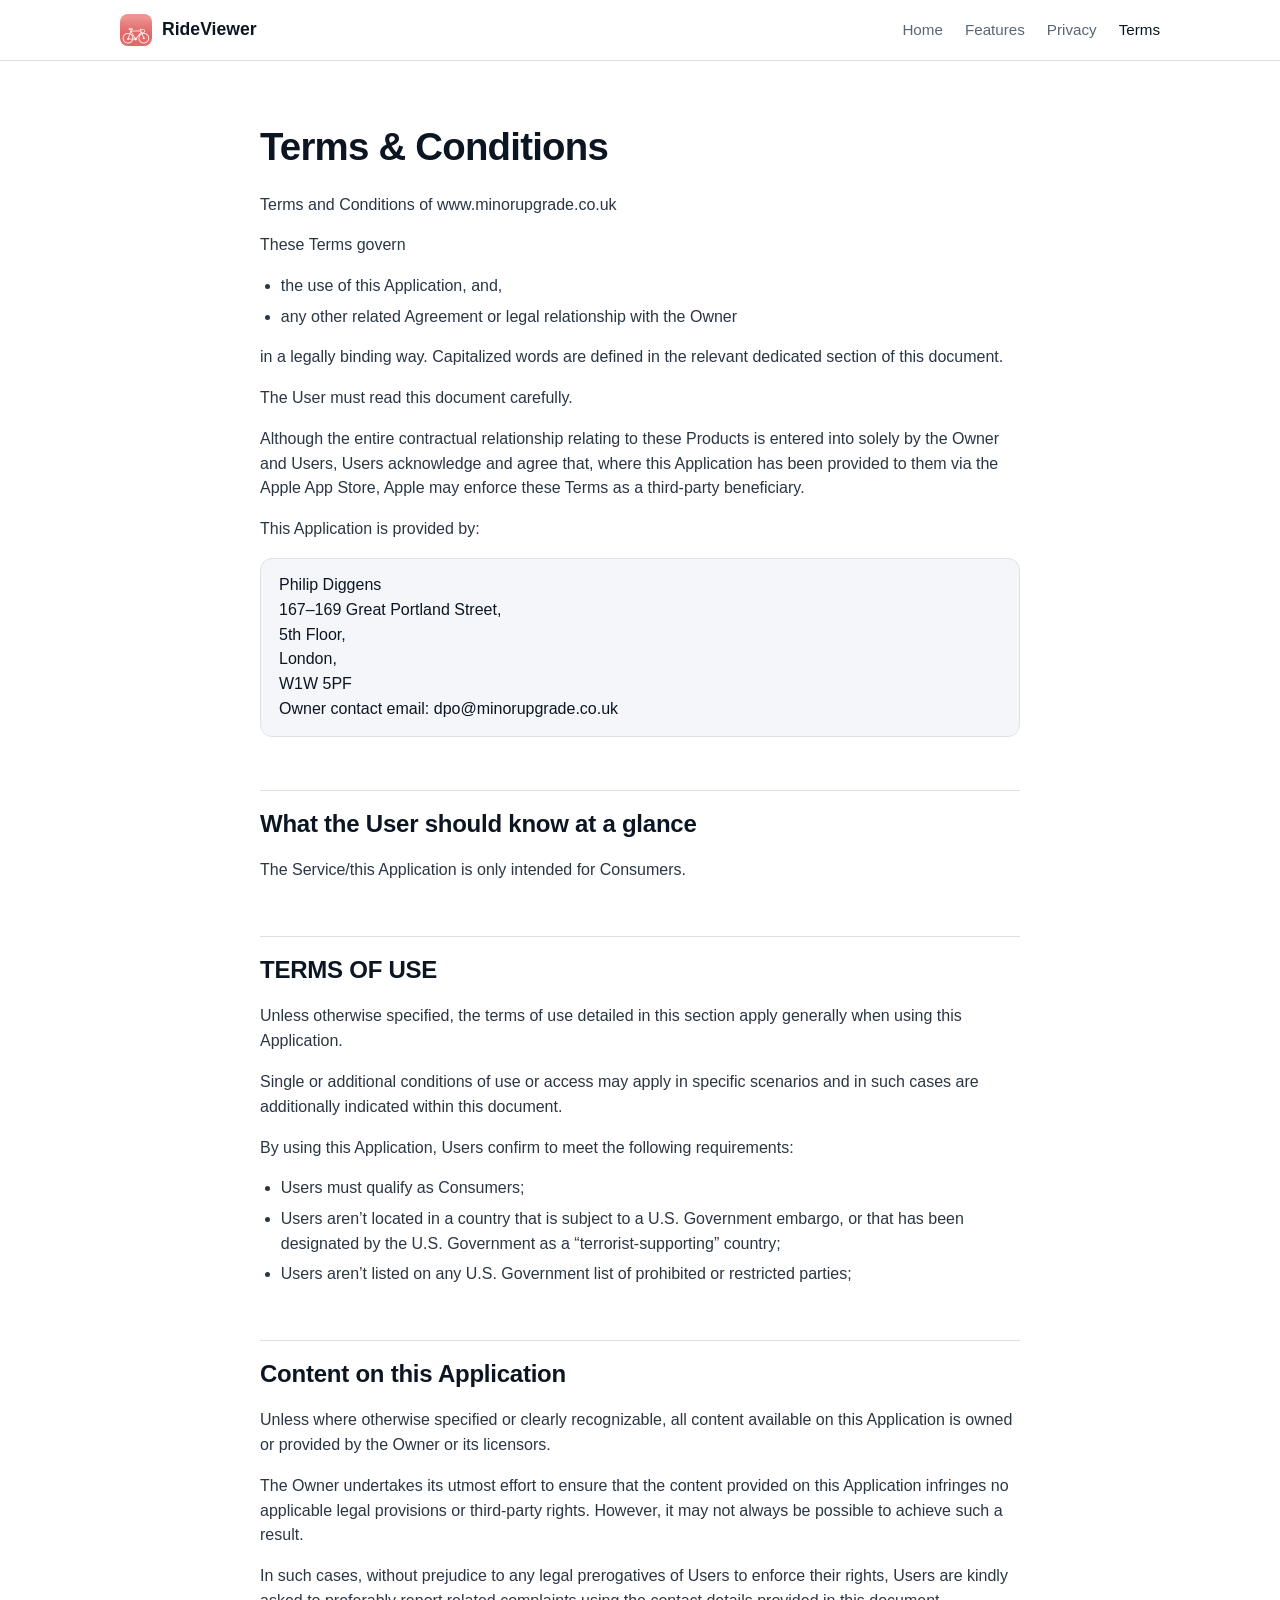
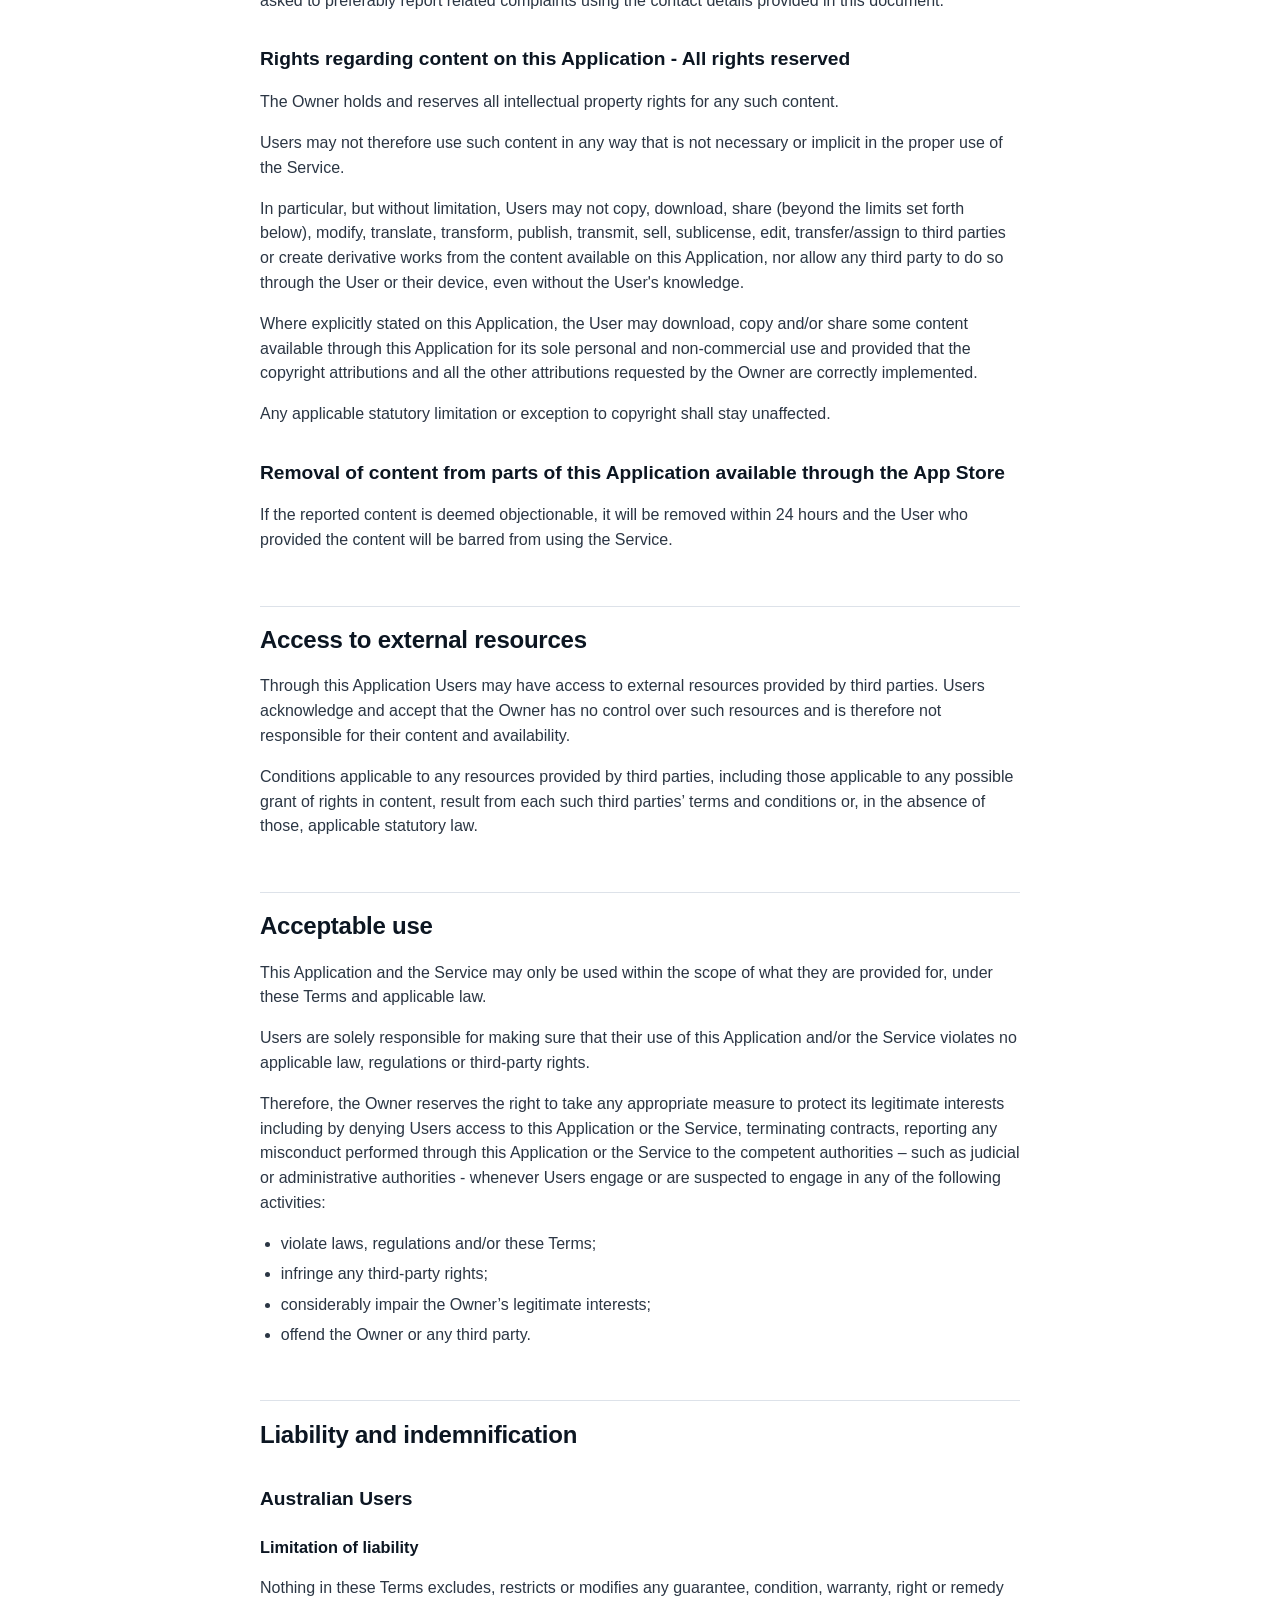
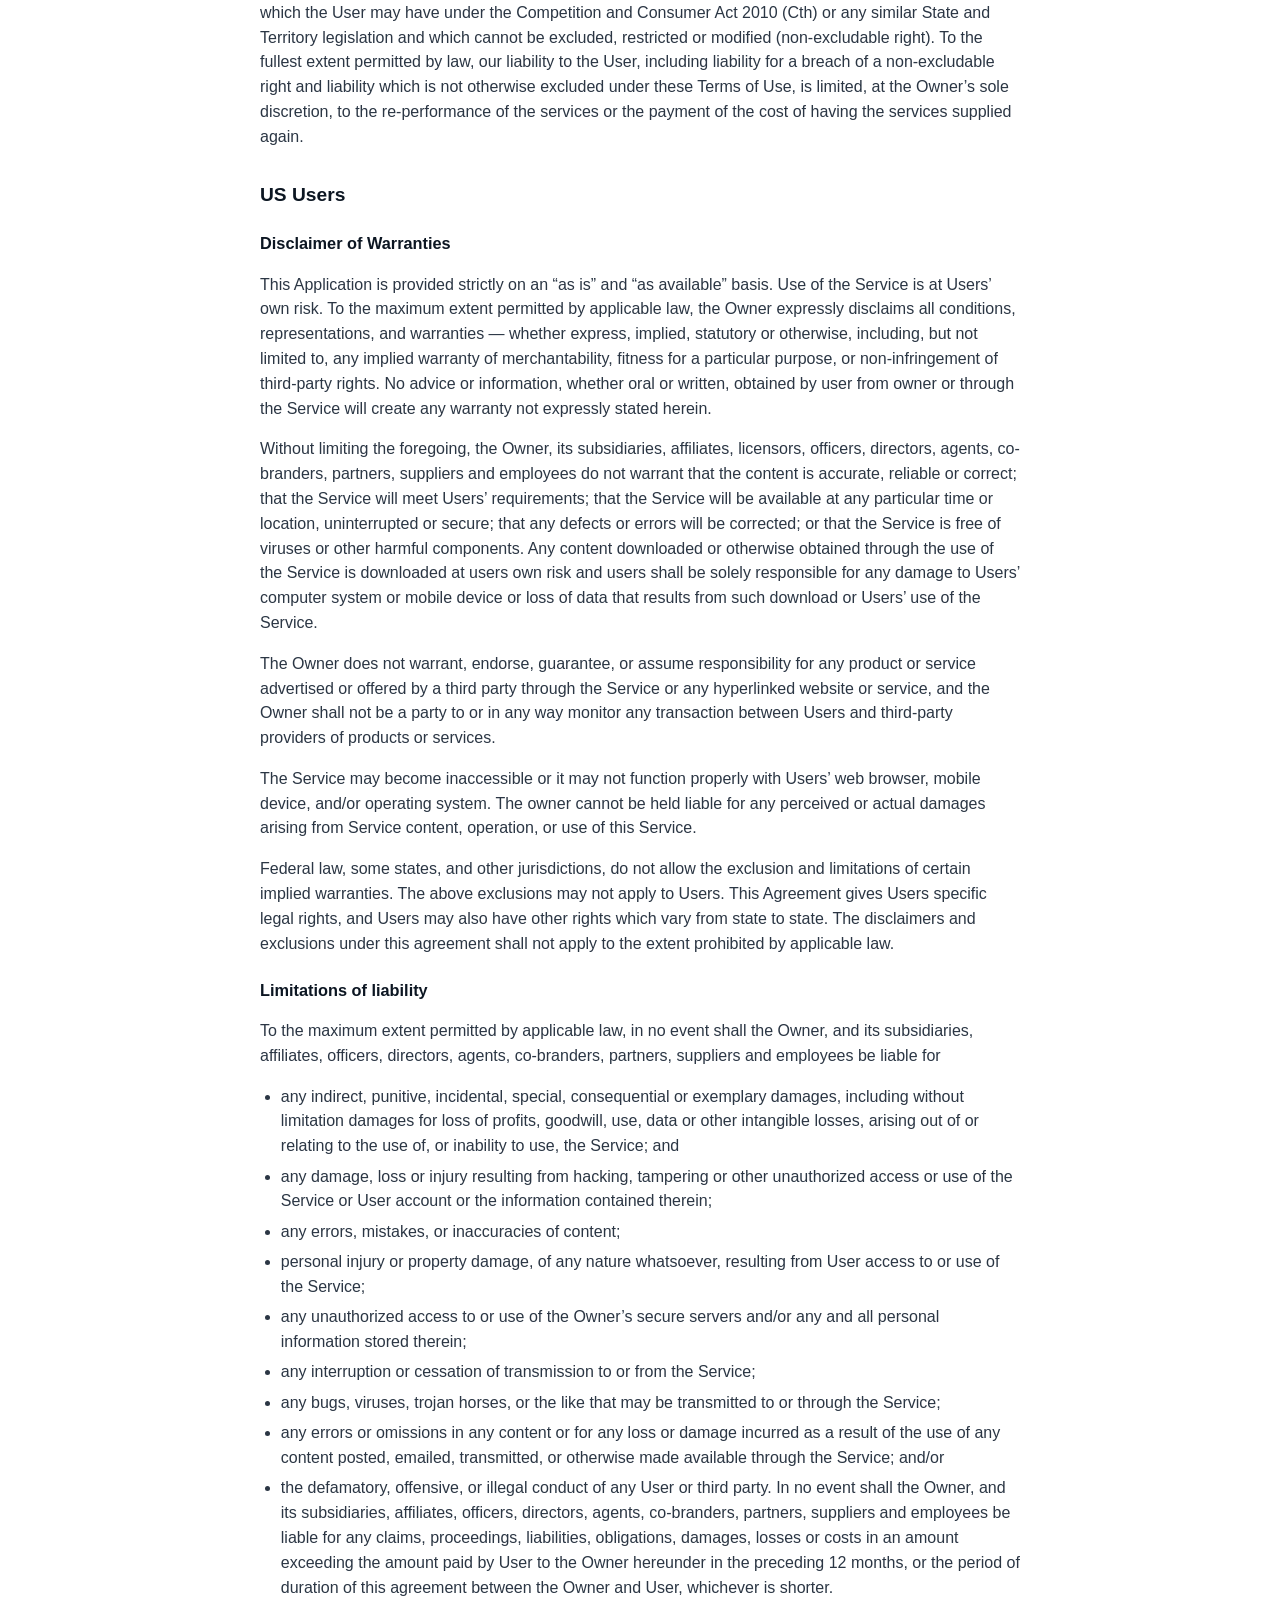
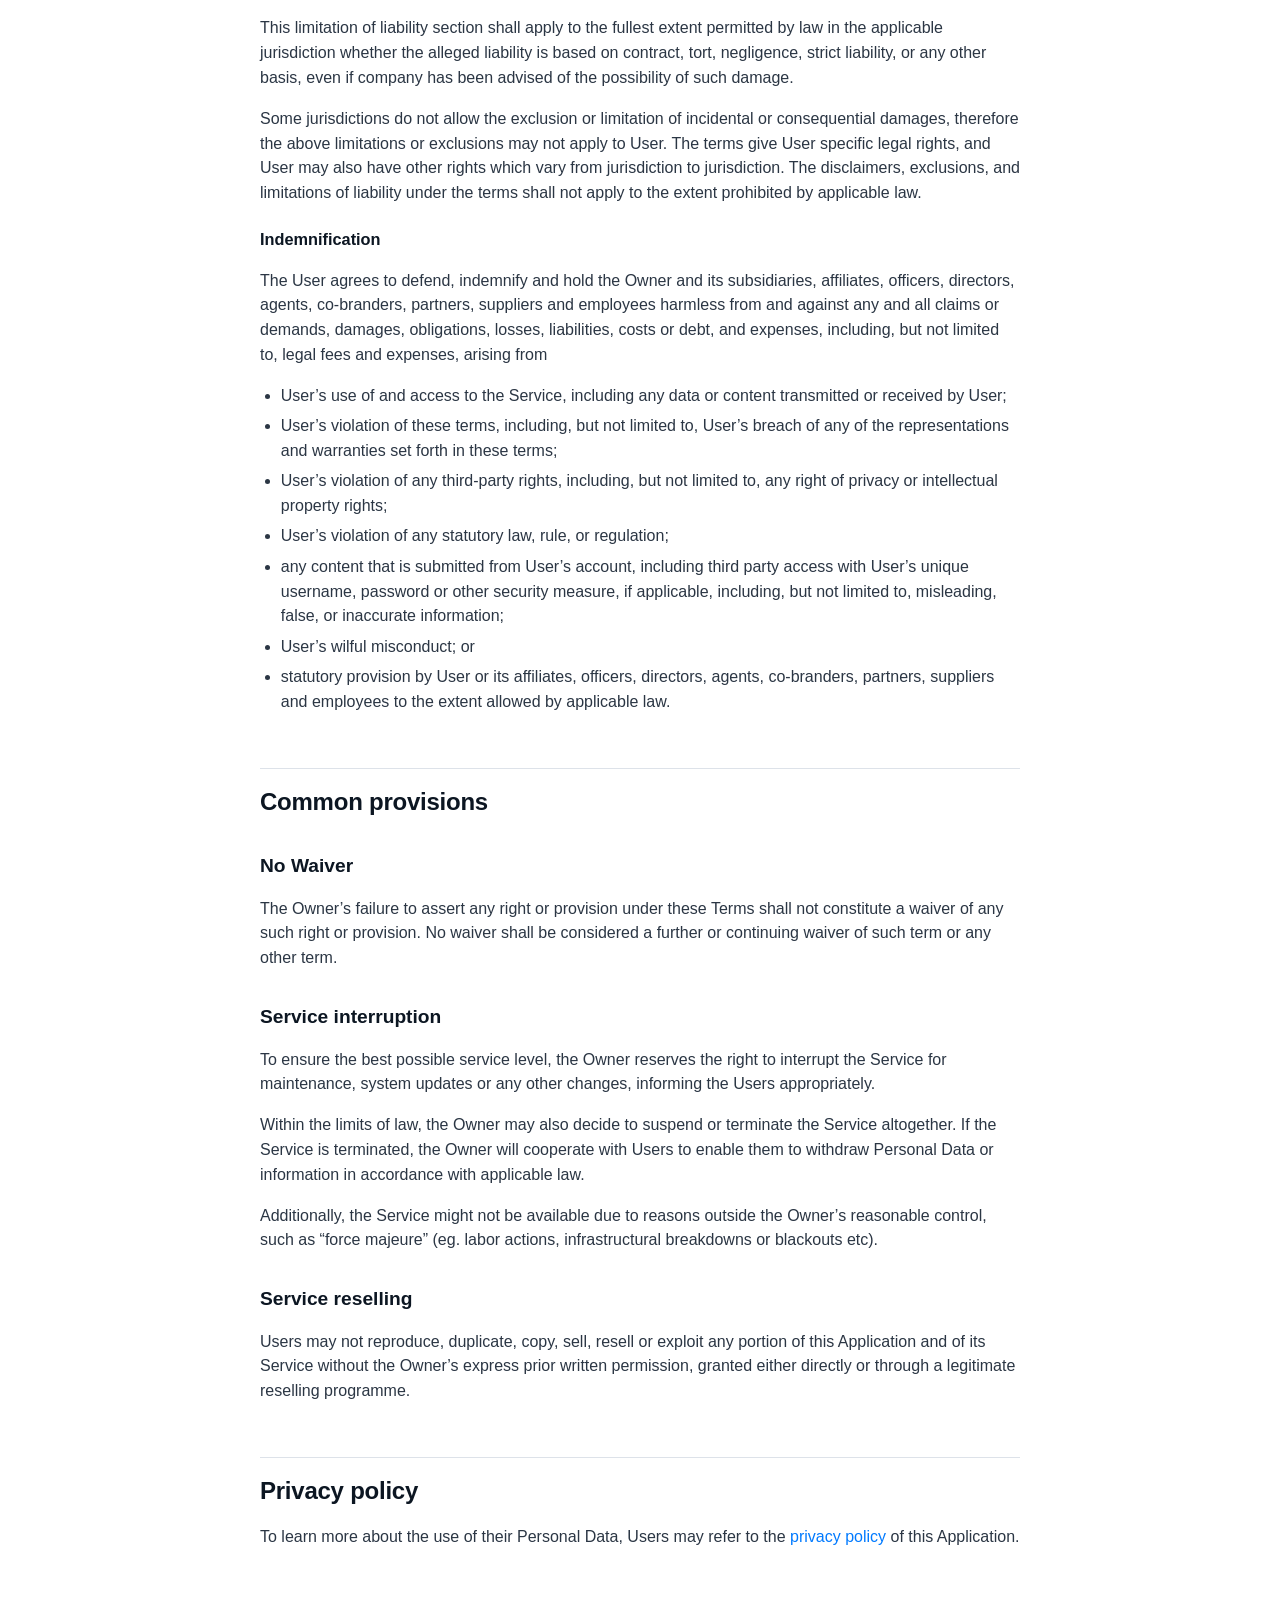
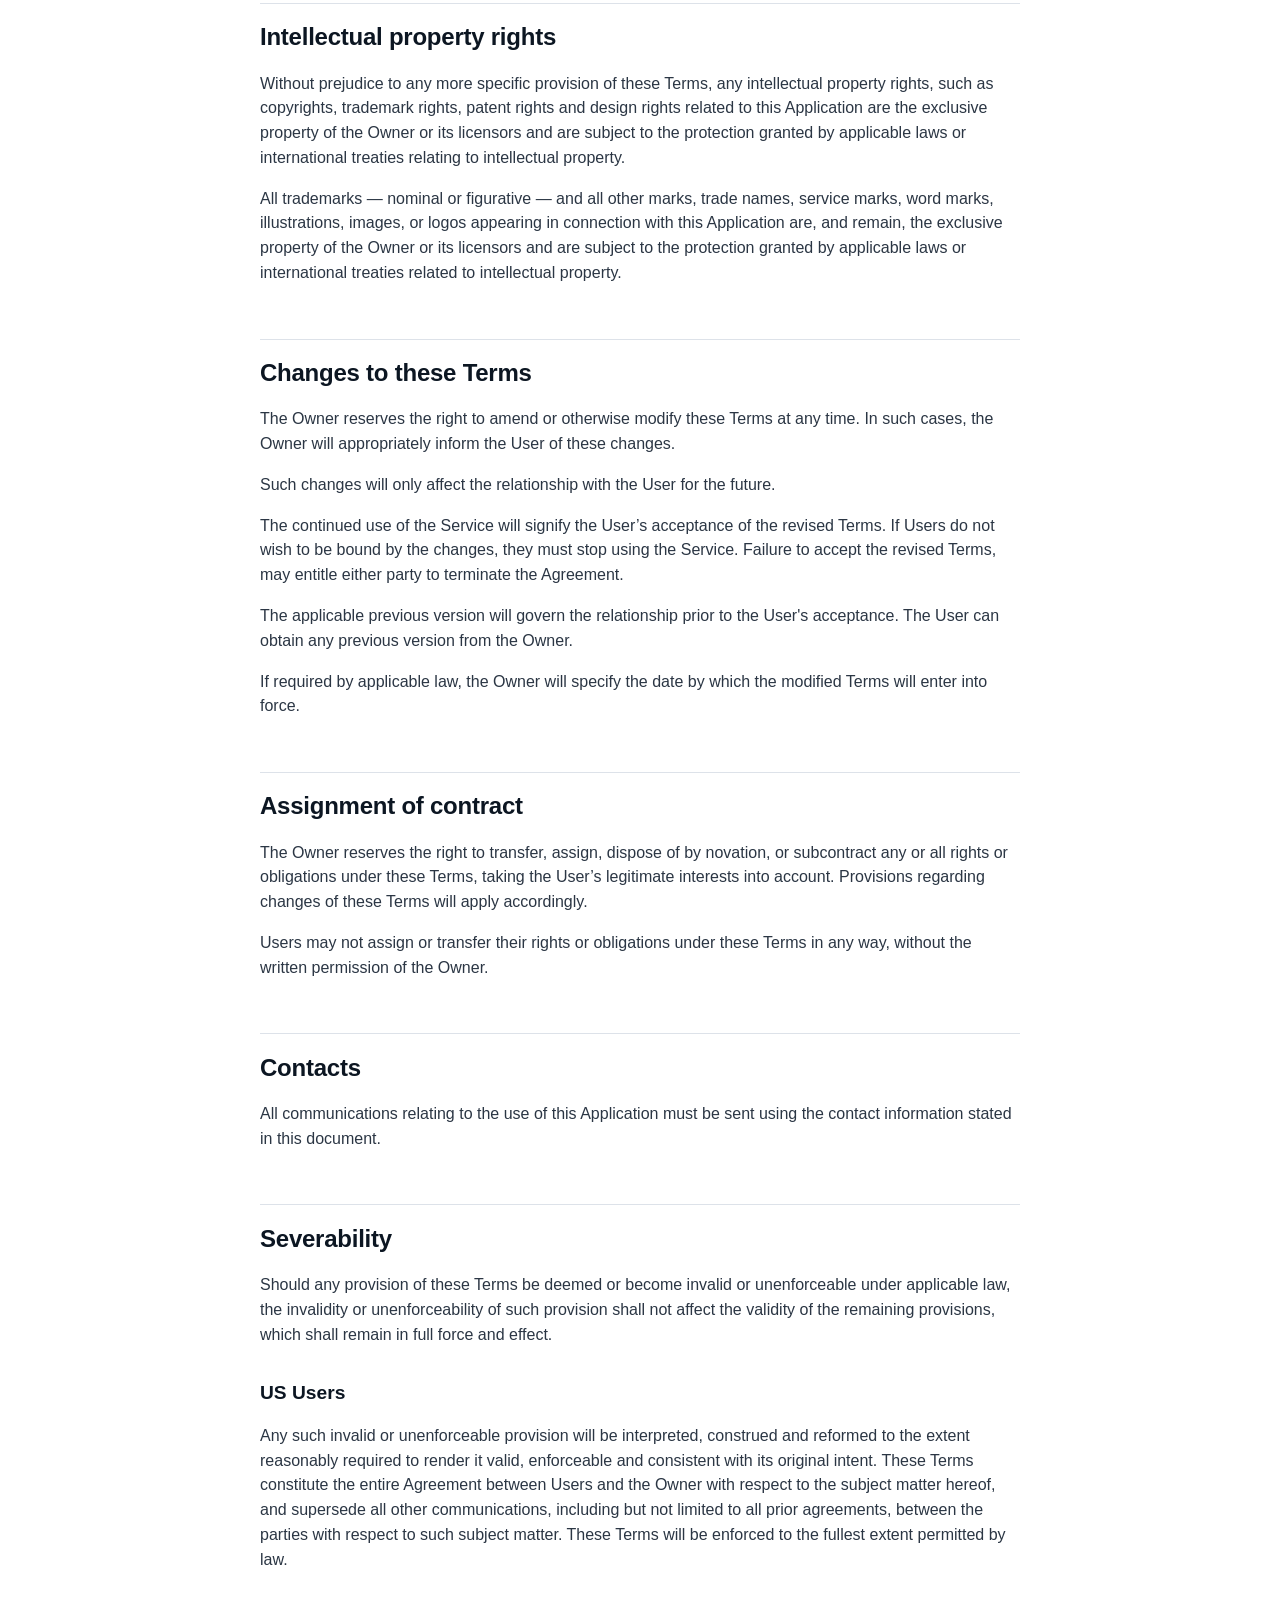
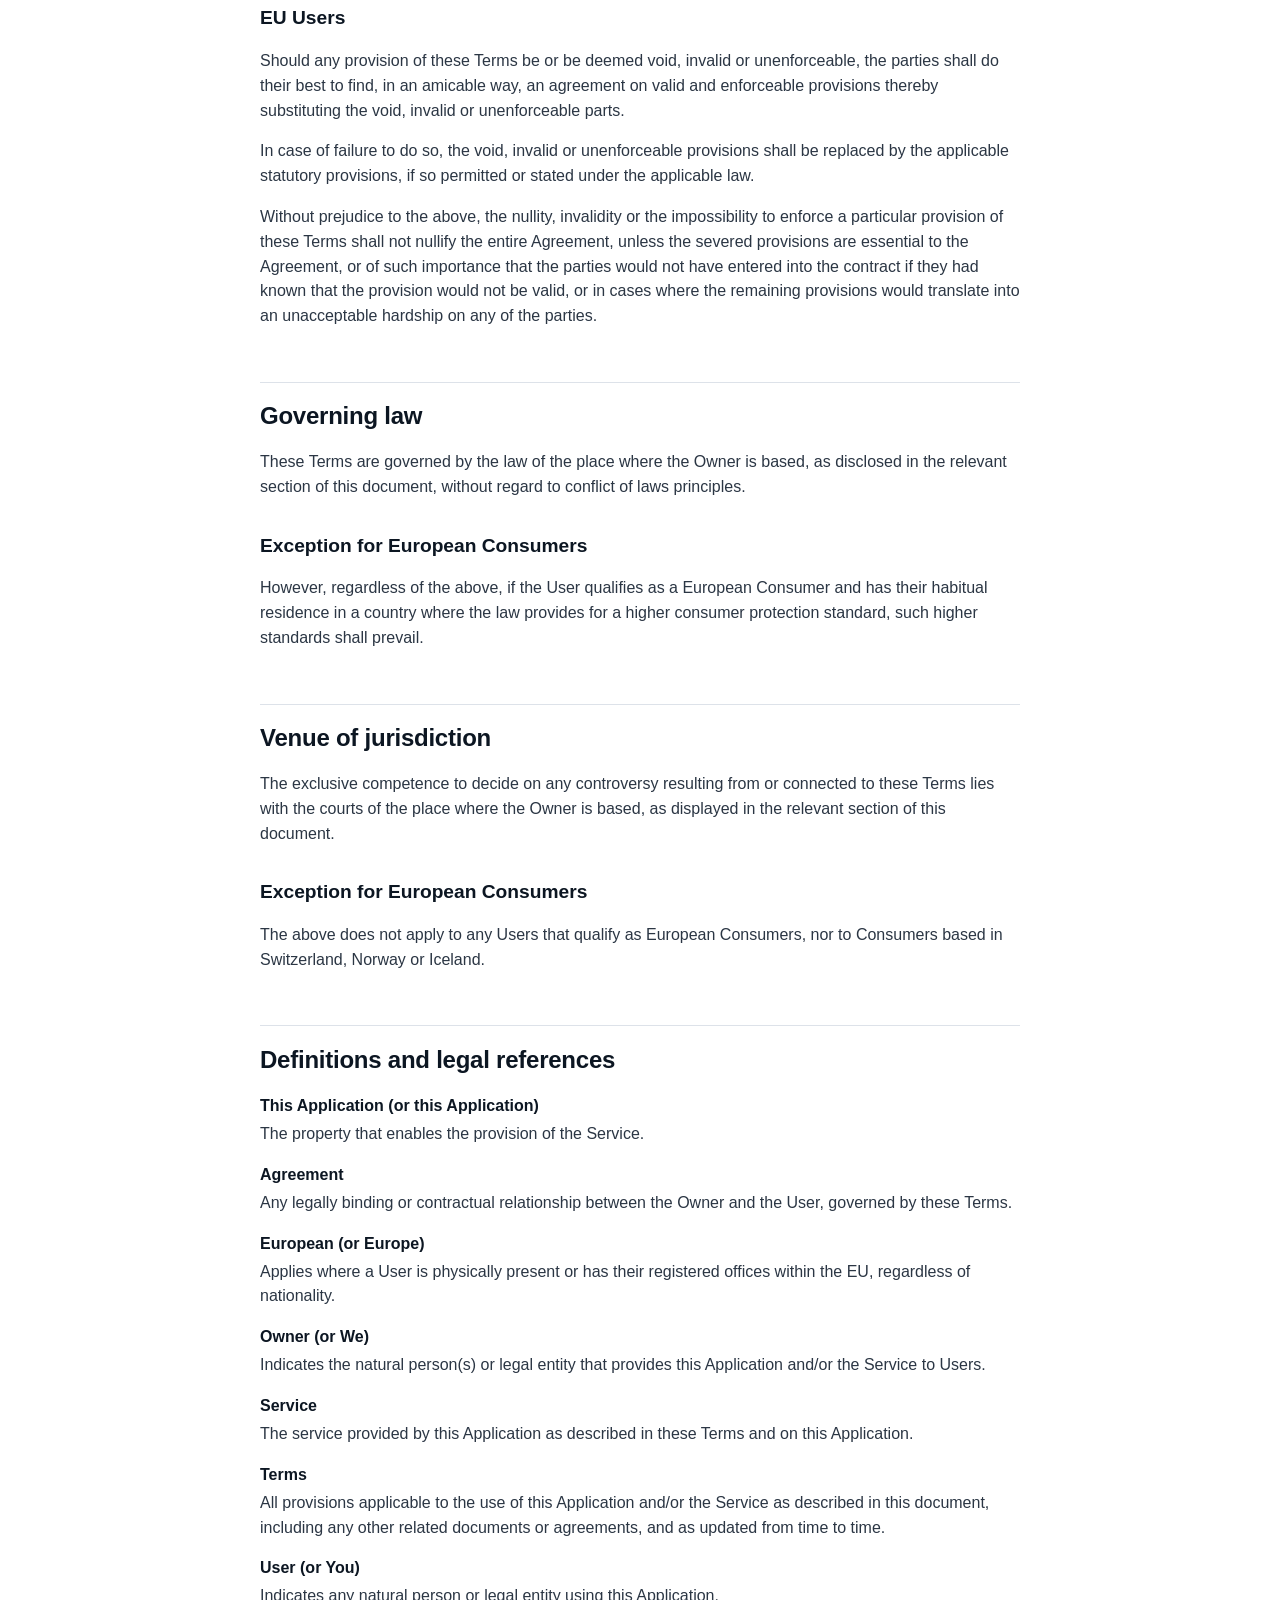
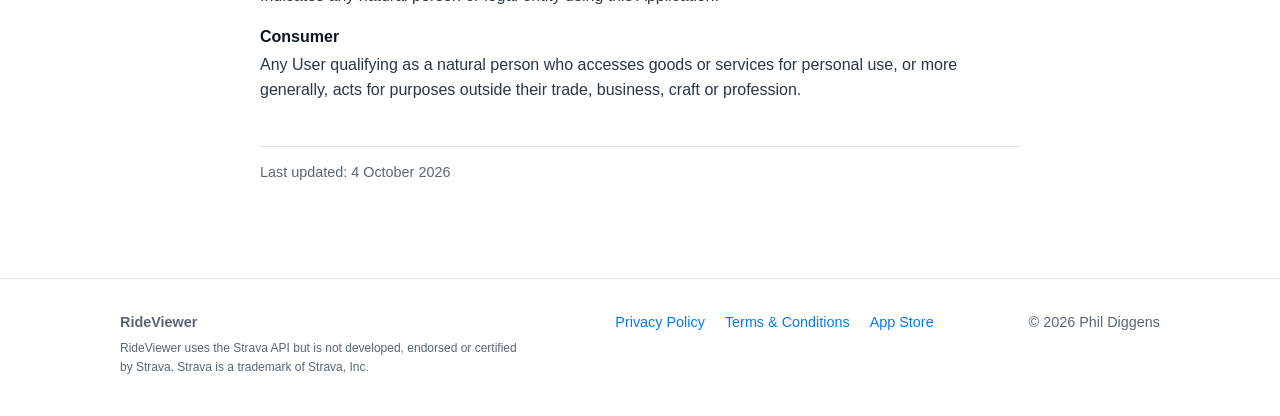
<file: terms.html>
<!doctype html>
<html lang="en-GB">
<head>
<meta charset="utf-8">
<meta name="viewport" content="width=device-width,initial-scale=1">
<title>Terms & Conditions – RideViewer</title>
<meta name="description" content="RideViewer terms and conditions.">
<link rel="icon" type="image/png" href="images/favicon.png">
<link rel="apple-touch-icon" href="images/apple-touch-icon.png">
<meta name="apple-itunes-app" content="app-id=1537417711">
<meta property="og:title" content="RideViewer – Analyse your Strava activities">
<meta property="og:description" content="RideViewer terms and conditions.">
<meta property="og:image" content="images/1-main-menu.jpg">
<link rel="stylesheet" href="style.css">
</head>
<body>
<header class="site"><div class="wrap">
  <a class="brand" href="index.html"><img src="images/icon.png" alt="" width="32" height="32">RideViewer</a>
  <nav aria-label="Main"><ul>
    <li><a href="index.html">Home</a></li>
    <li><a href="index.html#features">Features</a></li>
    <li><a href="privacy.html">Privacy</a></li>
    <li><a href="terms.html" aria-current="page">Terms</a></li>
  </ul></nav>
</div></header>
<main class="wrap page legal">
<h1>Terms &amp; Conditions</h1>
<p>Terms and Conditions of www.minorupgrade.co.uk</p>
<p>These Terms govern</p>
<ul>
<li>the use of this Application, and,</li>
<li>any other related Agreement or legal relationship with the Owner</li>
</ul>
<p>in a legally binding way. Capitalized words are defined in the relevant dedicated section of this document.</p>
<p>The User must read this document carefully.</p>
<p>Although the entire contractual relationship relating to these Products is entered into solely by the Owner and Users, Users acknowledge and agree that, where this Application has been provided to them via the Apple App Store, Apple may enforce these Terms as a third-party beneficiary.</p>
<p>This Application is provided by:</p>
<address>
Philip Diggens<br>
167–169 Great Portland Street,<br>
5th Floor,<br>
London,<br>
W1W 5PF<br>
Owner contact email: dpo@minorupgrade.co.uk
</address>
<h2>What the User should know at a glance</h2>
<p>The Service/this Application is only intended for Consumers.</p>
<h2>TERMS OF USE</h2>
<p>Unless otherwise specified, the terms of use detailed in this section apply generally when using this Application.</p>
<p>Single or additional conditions of use or access may apply in specific scenarios and in such cases are additionally indicated within this document.</p>
<p>By using this Application, Users confirm to meet the following requirements:</p>
<ul>
<li>Users must qualify as Consumers;</li>
<li>Users aren’t located in a country that is subject to a U.S. Government embargo, or that has been designated by the U.S. Government as a “terrorist-supporting” country;</li>
<li>Users aren’t listed on any U.S. Government list of prohibited or restricted parties;</li>
</ul>
<h2>Content on this Application</h2>
<p>Unless where otherwise specified or clearly recognizable, all content available on this Application is owned or provided by the Owner or its licensors.</p>
<p>The Owner undertakes its utmost effort to ensure that the content provided on this Application infringes no applicable legal provisions or third-party rights. However, it may not always be possible to achieve such a result.</p>
<p>In such cases, without prejudice to any legal prerogatives of Users to enforce their rights, Users are kindly asked to preferably report related complaints using the contact details provided in this document.</p>
<h3>Rights regarding content on this Application - All rights reserved</h3>
<p>The Owner holds and reserves all intellectual property rights for any such content.</p>
<p>Users may not therefore use such content in any way that is not necessary or implicit in the proper use of the Service.</p>
<p>In particular, but without limitation, Users may not copy, download, share (beyond the limits set forth below), modify, translate, transform, publish, transmit, sell, sublicense, edit, transfer/assign to third parties or create derivative works from the content available on this Application, nor allow any third party to do so through the User or their device, even without the User's knowledge.</p>
<p>Where explicitly stated on this Application, the User may download, copy and/or share some content available through this Application for its sole personal and non-commercial use and provided that the copyright attributions and all the other attributions requested by the Owner are correctly implemented.</p>
<p>Any applicable statutory limitation or exception to copyright shall stay unaffected.</p>
<h3>Removal of content from parts of this Application available through the App Store</h3>
<p>If the reported content is deemed objectionable, it will be removed within 24 hours and the User who provided the content will be barred from using the Service.</p>
<h2>Access to external resources</h2>
<p>Through this Application Users may have access to external resources provided by third parties. Users acknowledge and accept that the Owner has no control over such resources and is therefore not responsible for their content and availability.</p>
<p>Conditions applicable to any resources provided by third parties, including those applicable to any possible grant of rights in content, result from each such third parties’ terms and conditions or, in the absence of those, applicable statutory law.</p>
<h2>Acceptable use</h2>
<p>This Application and the Service may only be used within the scope of what they are provided for, under these Terms and applicable law.</p>
<p>Users are solely responsible for making sure that their use of this Application and/or the Service violates no applicable law, regulations or third-party rights.</p>
<p>Therefore, the Owner reserves the right to take any appropriate measure to protect its legitimate interests including by denying Users access to this Application or the Service, terminating contracts, reporting any misconduct performed through this Application or the Service to the competent authorities – such as judicial or administrative authorities - whenever Users engage or are suspected to engage in any of the following activities:</p>
<ul>
<li>violate laws, regulations and/or these Terms;</li>
<li>infringe any third-party rights;</li>
<li>considerably impair the Owner’s legitimate interests;</li>
<li>offend the Owner or any third party.</li>
</ul>
<h2>Liability and indemnification</h2>
<h3>Australian Users</h3>
<h4>Limitation of liability</h4>
<p>Nothing in these Terms excludes, restricts or modifies any guarantee, condition, warranty, right or remedy which the User may have under the Competition and Consumer Act 2010 (Cth) or any similar State and Territory legislation and which cannot be excluded, restricted or modified (non-excludable right). To the fullest extent permitted by law, our liability to the User, including liability for a breach of a non-excludable right and liability which is not otherwise excluded under these Terms of Use, is limited, at the Owner’s sole discretion, to the re-performance of the services or the payment of the cost of having the services supplied again.</p>
<h3>US Users</h3>
<h4>Disclaimer of Warranties</h4>
<p>This Application is provided strictly on an “as is” and “as available” basis. Use of the Service is at Users’ own risk. To the maximum extent permitted by applicable law, the Owner expressly disclaims all conditions, representations, and warranties — whether express, implied, statutory or otherwise, including, but not limited to, any implied warranty of merchantability, fitness for a particular purpose, or non-infringement of third-party rights. No advice or information, whether oral or written, obtained by user from owner or through the Service will create any warranty not expressly stated herein.</p>
<p>Without limiting the foregoing, the Owner, its subsidiaries, affiliates, licensors, officers, directors, agents, co-branders, partners, suppliers and employees do not warrant that the content is accurate, reliable or correct; that the Service will meet Users’ requirements; that the Service will be available at any particular time or location, uninterrupted or secure; that any defects or errors will be corrected; or that the Service is free of viruses or other harmful components. Any content downloaded or otherwise obtained through the use of the Service is downloaded at users own risk and users shall be solely responsible for any damage to Users’ computer system or mobile device or loss of data that results from such download or Users’ use of the Service.</p>
<p>The Owner does not warrant, endorse, guarantee, or assume responsibility for any product or service advertised or offered by a third party through the Service or any hyperlinked website or service, and the Owner shall not be a party to or in any way monitor any transaction between Users and third-party providers of products or services.</p>
<p>The Service may become inaccessible or it may not function properly with Users’ web browser, mobile device, and/or operating system. The owner cannot be held liable for any perceived or actual damages arising from Service content, operation, or use of this Service.</p>
<p>Federal law, some states, and other jurisdictions, do not allow the exclusion and limitations of certain implied warranties. The above exclusions may not apply to Users. This Agreement gives Users specific legal rights, and Users may also have other rights which vary from state to state. The disclaimers and exclusions under this agreement shall not apply to the extent prohibited by applicable law.</p>
<h4>Limitations of liability</h4>
<p>To the maximum extent permitted by applicable law, in no event shall the Owner, and its subsidiaries, affiliates, officers, directors, agents, co-branders, partners, suppliers and employees be liable for</p>
<ul>
<li>any indirect, punitive, incidental, special, consequential or exemplary damages, including without limitation damages for loss of profits, goodwill, use, data or other intangible losses, arising out of or relating to the use of, or inability to use, the Service; and</li>
<li>any damage, loss or injury resulting from hacking, tampering or other unauthorized access or use of the Service or User account or the information contained therein;</li>
<li>any errors, mistakes, or inaccuracies of content;</li>
<li>personal injury or property damage, of any nature whatsoever, resulting from User access to or use of the Service;</li>
<li>any unauthorized access to or use of the Owner’s secure servers and/or any and all personal information stored therein;</li>
<li>any interruption or cessation of transmission to or from the Service;</li>
<li>any bugs, viruses, trojan horses, or the like that may be transmitted to or through the Service;</li>
<li>any errors or omissions in any content or for any loss or damage incurred as a result of the use of any content posted, emailed, transmitted, or otherwise made available through the Service; and/or</li>
<li>the defamatory, offensive, or illegal conduct of any User or third party. In no event shall the Owner, and its subsidiaries, affiliates, officers, directors, agents, co-branders, partners, suppliers and employees be liable for any claims, proceedings, liabilities, obligations, damages, losses or costs in an amount exceeding the amount paid by User to the Owner hereunder in the preceding 12 months, or the period of duration of this agreement between the Owner and User, whichever is shorter.</li>
</ul>
<p>This limitation of liability section shall apply to the fullest extent permitted by law in the applicable jurisdiction whether the alleged liability is based on contract, tort, negligence, strict liability, or any other basis, even if company has been advised of the possibility of such damage.</p>
<p>Some jurisdictions do not allow the exclusion or limitation of incidental or consequential damages, therefore the above limitations or exclusions may not apply to User. The terms give User specific legal rights, and User may also have other rights which vary from jurisdiction to jurisdiction. The disclaimers, exclusions, and limitations of liability under the terms shall not apply to the extent prohibited by applicable law.</p>
<h4>Indemnification</h4>
<p>The User agrees to defend, indemnify and hold the Owner and its subsidiaries, affiliates, officers, directors, agents, co-branders, partners, suppliers and employees harmless from and against any and all claims or demands, damages, obligations, losses, liabilities, costs or debt, and expenses, including, but not limited to, legal fees and expenses, arising from</p>
<ul>
<li>User’s use of and access to the Service, including any data or content transmitted or received by User;</li>
<li>User’s violation of these terms, including, but not limited to, User’s breach of any of the representations and warranties set forth in these terms;</li>
<li>User’s violation of any third-party rights, including, but not limited to, any right of privacy or intellectual property rights;</li>
<li>User’s violation of any statutory law, rule, or regulation;</li>
<li>any content that is submitted from User’s account, including third party access with User’s unique username, password or other security measure, if applicable, including, but not limited to, misleading, false, or inaccurate information;</li>
<li>User’s wilful misconduct; or</li>
<li>statutory provision by User or its affiliates, officers, directors, agents, co-branders, partners, suppliers and employees to the extent allowed by applicable law.</li>
</ul>
<h2>Common provisions</h2>
<h3>No Waiver</h3>
<p>The Owner’s failure to assert any right or provision under these Terms shall not constitute a waiver of any such right or provision. No waiver shall be considered a further or continuing waiver of such term or any other term.</p>
<h3>Service interruption</h3>
<p>To ensure the best possible service level, the Owner reserves the right to interrupt the Service for maintenance, system updates or any other changes, informing the Users appropriately.</p>
<p>Within the limits of law, the Owner may also decide to suspend or terminate the Service altogether. If the Service is terminated, the Owner will cooperate with Users to enable them to withdraw Personal Data or information in accordance with applicable law.</p>
<p>Additionally, the Service might not be available due to reasons outside the Owner’s reasonable control, such as “force majeure” (eg. labor actions, infrastructural breakdowns or blackouts etc).</p>
<h3>Service reselling</h3>
<p>Users may not reproduce, duplicate, copy, sell, resell or exploit any portion of this Application and of its Service without the Owner’s express prior written permission, granted either directly or through a legitimate reselling programme.</p>
<h2>Privacy policy</h2>
<p>To learn more about the use of their Personal Data, Users may refer to the <a href="privacy.html">privacy policy</a> of this Application.</p>
<h2>Intellectual property rights</h2>
<p>Without prejudice to any more specific provision of these Terms, any intellectual property rights, such as copyrights, trademark rights, patent rights and design rights related to this Application are the exclusive property of the Owner or its licensors and are subject to the protection granted by applicable laws or international treaties relating to intellectual property.</p>
<p>All trademarks — nominal or figurative — and all other marks, trade names, service marks, word marks, illustrations, images, or logos appearing in connection with this Application are, and remain, the exclusive property of the Owner or its licensors and are subject to the protection granted by applicable laws or international treaties related to intellectual property.</p>
<h2>Changes to these Terms</h2>
<p>The Owner reserves the right to amend or otherwise modify these Terms at any time. In such cases, the Owner will appropriately inform the User of these changes.</p>
<p>Such changes will only affect the relationship with the User for the future.</p>
<p>The continued use of the Service will signify the User’s acceptance of the revised Terms. If Users do not wish to be bound by the changes, they must stop using the Service. Failure to accept the revised Terms, may entitle either party to terminate the Agreement.</p>
<p>The applicable previous version will govern the relationship prior to the User's acceptance. The User can obtain any previous version from the Owner.</p>
<p>If required by applicable law, the Owner will specify the date by which the modified Terms will enter into force.</p>
<h2>Assignment of contract</h2>
<p>The Owner reserves the right to transfer, assign, dispose of by novation, or subcontract any or all rights or obligations under these Terms, taking the User’s legitimate interests into account. Provisions regarding changes of these Terms will apply accordingly.</p>
<p>Users may not assign or transfer their rights or obligations under these Terms in any way, without the written permission of the Owner.</p>
<h2>Contacts</h2>
<p>All communications relating to the use of this Application must be sent using the contact information stated in this document.</p>
<h2>Severability</h2>
<p>Should any provision of these Terms be deemed or become invalid or unenforceable under applicable law, the invalidity or unenforceability of such provision shall not affect the validity of the remaining provisions, which shall remain in full force and effect.</p>
<h3>US Users</h3>
<p>Any such invalid or unenforceable provision will be interpreted, construed and reformed to the extent reasonably required to render it valid, enforceable and consistent with its original intent. These Terms constitute the entire Agreement between Users and the Owner with respect to the subject matter hereof, and supersede all other communications, including but not limited to all prior agreements, between the parties with respect to such subject matter. These Terms will be enforced to the fullest extent permitted by law.</p>
<h3>EU Users</h3>
<p>Should any provision of these Terms be or be deemed void, invalid or unenforceable, the parties shall do their best to find, in an amicable way, an agreement on valid and enforceable provisions thereby substituting the void, invalid or unenforceable parts.</p>
<p>In case of failure to do so, the void, invalid or unenforceable provisions shall be replaced by the applicable statutory provisions, if so permitted or stated under the applicable law.</p>
<p>Without prejudice to the above, the nullity, invalidity or the impossibility to enforce a particular provision of these Terms shall not nullify the entire Agreement, unless the severed provisions are essential to the Agreement, or of such importance that the parties would not have entered into the contract if they had known that the provision would not be valid, or in cases where the remaining provisions would translate into an unacceptable hardship on any of the parties.</p>
<h2>Governing law</h2>
<p>These Terms are governed by the law of the place where the Owner is based, as disclosed in the relevant section of this document, without regard to conflict of laws principles.</p>
<h3>Exception for European Consumers</h3>
<p>However, regardless of the above, if the User qualifies as a European Consumer and has their habitual residence in a country where the law provides for a higher consumer protection standard, such higher standards shall prevail.</p>
<h2>Venue of jurisdiction</h2>
<p>The exclusive competence to decide on any controversy resulting from or connected to these Terms lies with the courts of the place where the Owner is based, as displayed in the relevant section of this document.</p>
<h3>Exception for European Consumers</h3>
<p>The above does not apply to any Users that qualify as European Consumers, nor to Consumers based in Switzerland, Norway or Iceland.</p>
<h2>Definitions and legal references</h2>
<dl>
<dt>This Application (or this Application)</dt>
<dd>The property that enables the provision of the Service.</dd>
<dt>Agreement</dt>
<dd>Any legally binding or contractual relationship between the Owner and the User, governed by these Terms.</dd>
<dt>European (or Europe)</dt>
<dd>Applies where a User is physically present or has their registered offices within the EU, regardless of nationality.</dd>
<dt>Owner (or We)</dt>
<dd>Indicates the natural person(s) or legal entity that provides this Application and/or the Service to Users.</dd>
<dt>Service</dt>
<dd>The service provided by this Application as described in these Terms and on this Application.</dd>
<dt>Terms</dt>
<dd>All provisions applicable to the use of this Application and/or the Service as described in this document, including any other related documents or agreements, and as updated from time to time.</dd>
<dt>User (or You)</dt>
<dd>Indicates any natural person or legal entity using this Application.</dd>
<dt>Consumer</dt>
<dd>Any User qualifying as a natural person who accesses goods or services for personal use, or more generally, acts for purposes outside their trade, business, craft or profession.</dd>
</dl>
<p class="updated">Last updated: 4 October 2026</p>
</main>
<footer class="site"><div class="wrap">
  <div><strong>RideViewer</strong><small>RideViewer uses the Strava API but is not developed, endorsed or certified by Strava. Strava is a trademark of Strava, Inc.</small></div>
  <ul><li><a href="privacy.html">Privacy Policy</a></li><li><a href="terms.html">Terms &amp; Conditions</a></li><li><a href="https://apps.apple.com/gb/app/rideviewer/id1537417711">App Store</a></li></ul>
  <div>&copy; <span id="y">2026</span> Phil Diggens</div>
</div></footer>
<script>document.getElementById("y").textContent=new Date().getFullYear()</script>
</body></html>
</file>
<file: style.css>
:root{
  --ink:#0c1622; --muted:#5b6675; --accent:#007aff; --accent-dark:#0060d0;
  --bg:#ffffff; --bg-alt:#f4f6f9; --bg-deep:#e9edf2; --line:#dde2e9;
}
*{box-sizing:border-box}
html{scroll-behavior:smooth}
body{margin:0;font-family:-apple-system,BlinkMacSystemFont,"SF Pro Display","Helvetica Neue",Arial,sans-serif;color:var(--ink);background:var(--bg);line-height:1.55;-webkit-font-smoothing:antialiased}
img{height:auto}
a{color:var(--accent);text-decoration:none}
a:hover{text-decoration:underline}
.wrap{max-width:1080px;margin:0 auto;padding:0 20px}

header.site{position:sticky;top:0;z-index:10;background:rgba(255,255,255,.85);backdrop-filter:saturate(180%) blur(14px);-webkit-backdrop-filter:saturate(180%) blur(14px);border-bottom:1px solid var(--line)}
header.site .wrap{display:flex;align-items:center;justify-content:space-between;height:60px}
.brand{display:flex;align-items:center;gap:10px;font-weight:700;font-size:1.1rem;color:var(--ink)}
.brand:hover{text-decoration:none}
.brand img{width:32px;height:32px;border-radius:8px}
nav ul{display:flex;gap:22px;list-style:none;margin:0;padding:0}
nav a{color:var(--muted);font-size:.95rem;font-weight:500}
nav a:hover,nav a[aria-current="page"]{color:var(--ink);text-decoration:none}

.hero{background:linear-gradient(180deg,#fff 0%,var(--bg-alt) 55%,var(--bg-deep) 100%);padding:64px 0 0;overflow:hidden}
.hero .wrap{display:grid;grid-template-columns:1.1fr .9fr;gap:40px;align-items:center}
.hero h1{font-size:clamp(2.4rem,5vw,3.8rem);line-height:1.05;letter-spacing:-.03em;margin:0 0 16px}
.hero h1 span,.accent{color:var(--accent)}
.hero p.lead{font-size:1.3rem;color:var(--muted);margin:0 0 28px;max-width:30ch}
.hero .shot{align-self:end}
.hero .shot img{display:block;width:100%;max-width:380px;aspect-ratio:3/4;object-fit:cover;object-position:bottom;margin:0 auto;border-radius:28px 28px 0 0;box-shadow:0 20px 60px rgba(12,22,34,.18)}
.btn{display:inline-block;background:var(--accent);color:#fff;font-weight:600;padding:14px 28px;border-radius:980px;font-size:1.05rem;transition:background .15s}
.btn:hover{background:var(--accent-dark);text-decoration:none}
.btn.ghost{background:transparent;color:var(--accent);box-shadow:inset 0 0 0 2px var(--accent);margin-left:10px}
.btn.ghost:hover{background:rgba(0,122,255,.08)}

section.features{padding:40px 0 20px}
section h2.title{text-align:center;font-size:clamp(1.8rem,3.5vw,2.5rem);letter-spacing:-.02em;margin:56px 0 8px}
section p.sub{text-align:center;color:var(--muted);margin:0 auto 20px;max-width:46ch;font-size:1.1rem}
.feature{display:grid;grid-template-columns:1fr 1fr;gap:56px;align-items:center;padding:56px 0}
.feature:nth-child(even) .copy{order:2}
.feature img{display:block;width:100%;max-width:400px;margin:0 auto;border-radius:32px;box-shadow:0 18px 50px rgba(12,22,34,.15)}
.feature h3{font-size:clamp(1.6rem,3vw,2.2rem);letter-spacing:-.02em;line-height:1.15;margin:0 0 14px}
.feature p{color:var(--muted);font-size:1.1rem;margin:0 0 12px}
.feature ul{color:var(--muted);padding-left:1.2em;margin:0}
.feature li{margin:4px 0}

.cta{background:linear-gradient(180deg,var(--bg-alt),var(--bg-deep));text-align:center;padding:72px 0;margin-top:30px}
.cta h2{font-size:clamp(1.8rem,3.5vw,2.5rem);letter-spacing:-.02em;margin:0 0 10px}
.cta p{color:var(--muted);font-size:1.1rem;margin:0 0 26px}

main.page{padding:56px 0 80px;max-width:760px}
main.page h1{font-size:2.4rem;letter-spacing:-.02em;margin:0 0 8px}
main.page .note{background:var(--bg-alt);border:1px solid var(--line);border-radius:14px;padding:18px 20px;color:var(--muted)}

footer.site{border-top:1px solid var(--line);background:#fff;padding:32px 0 40px;color:var(--muted);font-size:.9rem}
footer.site .wrap{display:flex;flex-wrap:wrap;gap:12px 28px;justify-content:space-between;align-items:flex-start}
footer.site ul{list-style:none;display:flex;gap:20px;margin:0;padding:0}
footer.site small{display:block;max-width:60ch;margin-top:6px}

@media(max-width:760px){
  .hero{padding-top:40px}
  .hero .wrap{grid-template-columns:1fr;text-align:center}
  .hero p.lead{margin-left:auto;margin-right:auto}
  .btn.ghost{margin:10px 0 0}
  .feature{grid-template-columns:1fr;gap:28px;padding:36px 0;text-align:center}
  .feature:nth-child(even) .copy{order:0}
  .feature ul{text-align:left;display:inline-block}
  nav ul{gap:14px}
}

main.page.legal{max-width:760px}
.legal h2{font-size:1.5rem;letter-spacing:-.01em;margin:2.2em 0 .5em;padding-top:.6em;border-top:1px solid var(--line)}
.legal h3{font-size:1.2rem;margin:1.6em 0 .4em}
.legal h4{font-size:1.02rem;margin:1.3em 0 .3em}
.legal p,.legal li,.legal dd{color:#2b3644}
.legal ul{padding-left:1.3em}
.legal li{margin:.35em 0}
.legal address{font-style:normal;background:var(--bg-alt);border:1px solid var(--line);border-radius:12px;padding:14px 18px;margin:1em 0}
.legal dt{font-weight:600;margin-top:1em}
.legal dd{margin:.2em 0 0}
.legal .updated{margin-top:3em;padding-top:1em;border-top:1px solid var(--line);color:var(--muted);font-size:.9rem}

/* content from original site */
.badge{display:inline-flex;align-items:center;gap:8px;background:#fff;border:1px solid var(--line);border-radius:980px;padding:6px 14px;font-size:.85rem;font-weight:600;color:var(--muted);margin:0 0 18px}
.badge .dot{width:8px;height:8px;border-radius:50%;background:#34c759}
.hero p.lead{max-width:38ch;font-size:1.2rem}
.hero .meta{color:var(--muted);font-size:.9rem;margin:22px 0 0}
.stars{color:#ff9f0a;letter-spacing:2px}
.label{text-transform:uppercase;letter-spacing:.08em;font-size:.8rem;font-weight:700;color:var(--accent);text-align:center;margin:56px 0 8px}
.feature .label{text-align:left;margin:0 0 8px}
.props{display:grid;grid-template-columns:repeat(3,1fr);gap:20px;margin:36px 0 12px}
.prop{background:var(--bg-alt);border:1px solid var(--line);border-radius:20px;padding:26px}
.prop svg{width:30px;height:30px;color:var(--accent)}
.prop h3{margin:14px 0 8px;font-size:1.2rem}
.prop p{margin:0;color:var(--muted)}
.placeholder{display:flex;align-items:center;justify-content:center;max-width:400px;width:100%;aspect-ratio:1320/2868;margin:0 auto;border-radius:32px;border:2px dashed var(--line);background:var(--bg-alt);color:var(--muted)}
.label.more{margin-top:40px}
.more{display:grid;grid-template-columns:repeat(3,1fr);gap:28px;margin:24px 0 0}
.more figure{margin:0;text-align:center}
.more img{width:100%;border-radius:24px;box-shadow:0 14px 40px rgba(12,22,34,.13)}
.more figcaption{color:var(--muted);margin-top:14px}
.more figcaption strong{display:block;color:var(--ink);font-size:1.1rem}
.reviews{background:var(--bg-alt);padding:20px 0 70px;margin-top:30px}
.review-grid{display:grid;grid-template-columns:repeat(3,1fr);gap:20px;margin-top:30px}
.review-grid blockquote{margin:0;background:#fff;border:1px solid var(--line);border-radius:20px;padding:26px}
.review-grid h3{margin:10px 0 8px;font-size:1.1rem}
.review-grid p{margin:0 0 12px;color:var(--muted)}
.review-grid cite{font-size:.85rem;color:var(--muted);font-style:normal}
@media(max-width:760px){
  .props,.more,.review-grid{grid-template-columns:1fr}
  .feature .label{text-align:center}
}
</file>
